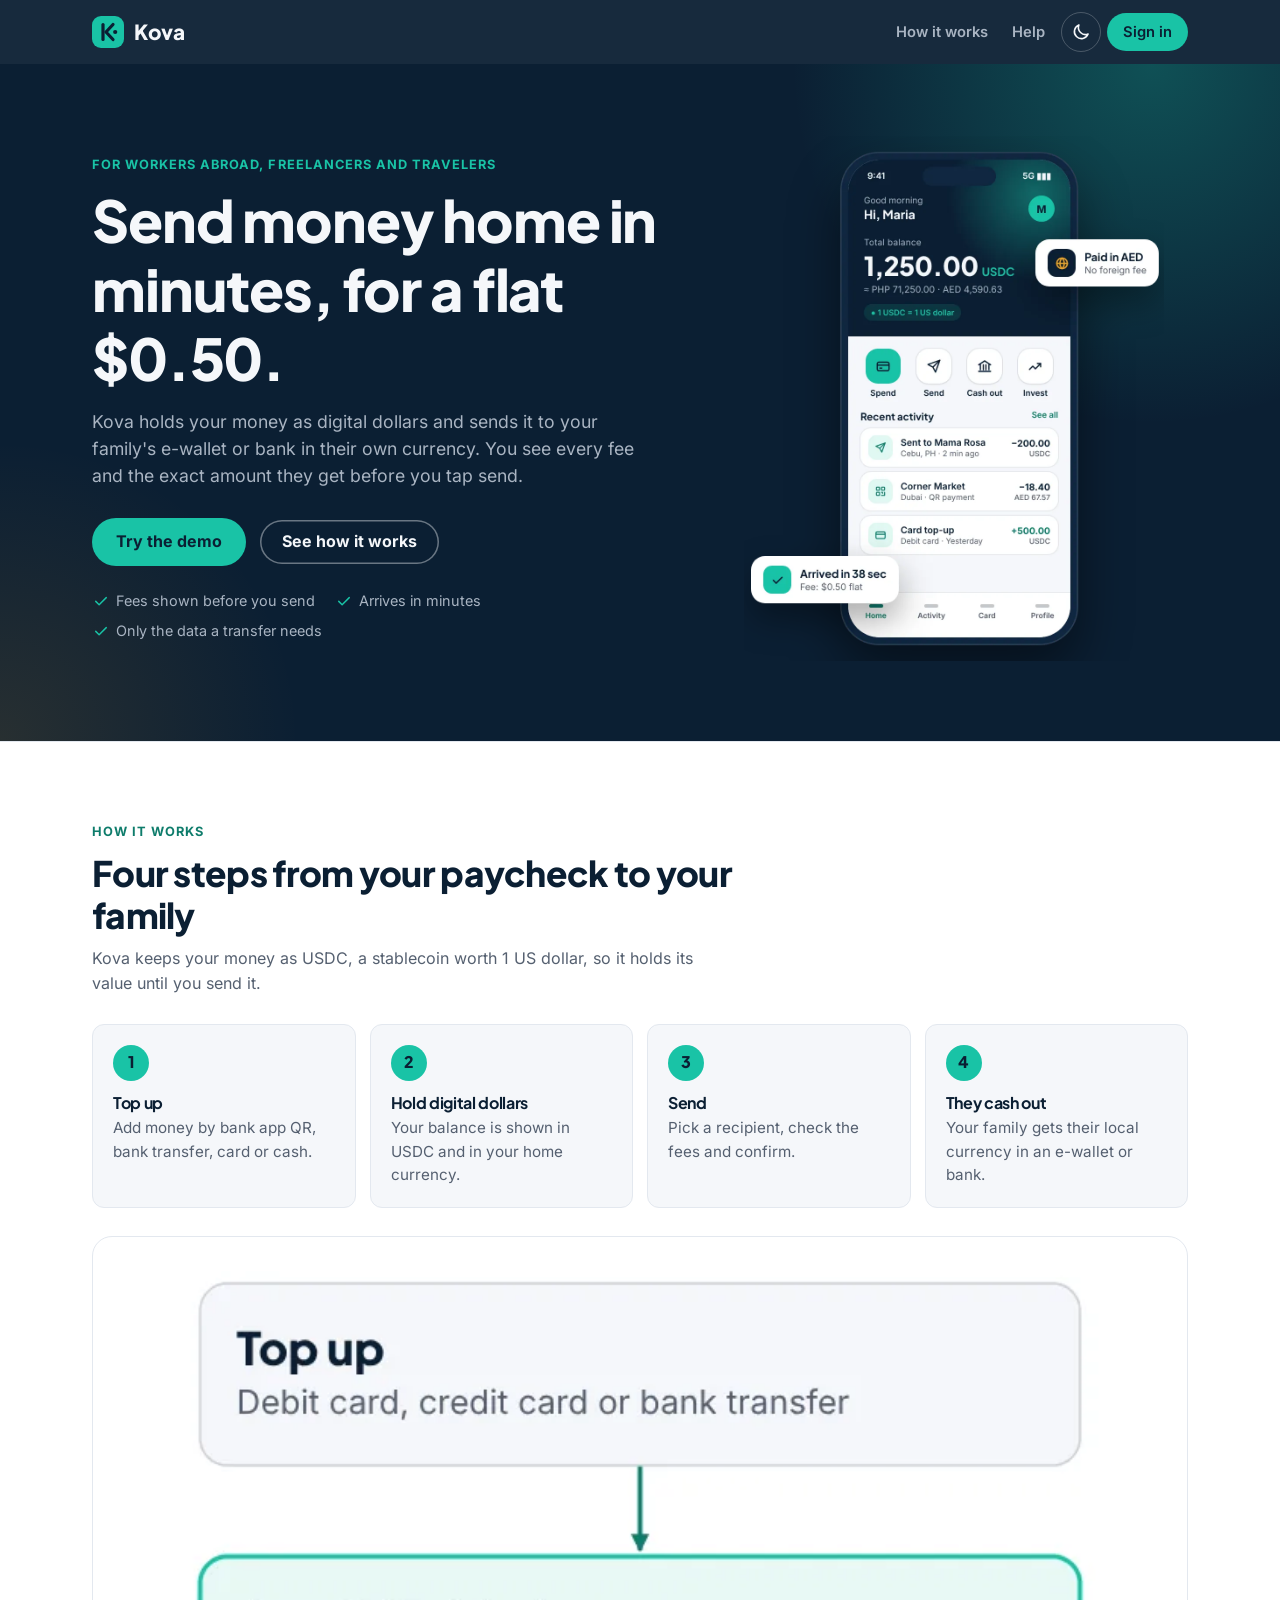
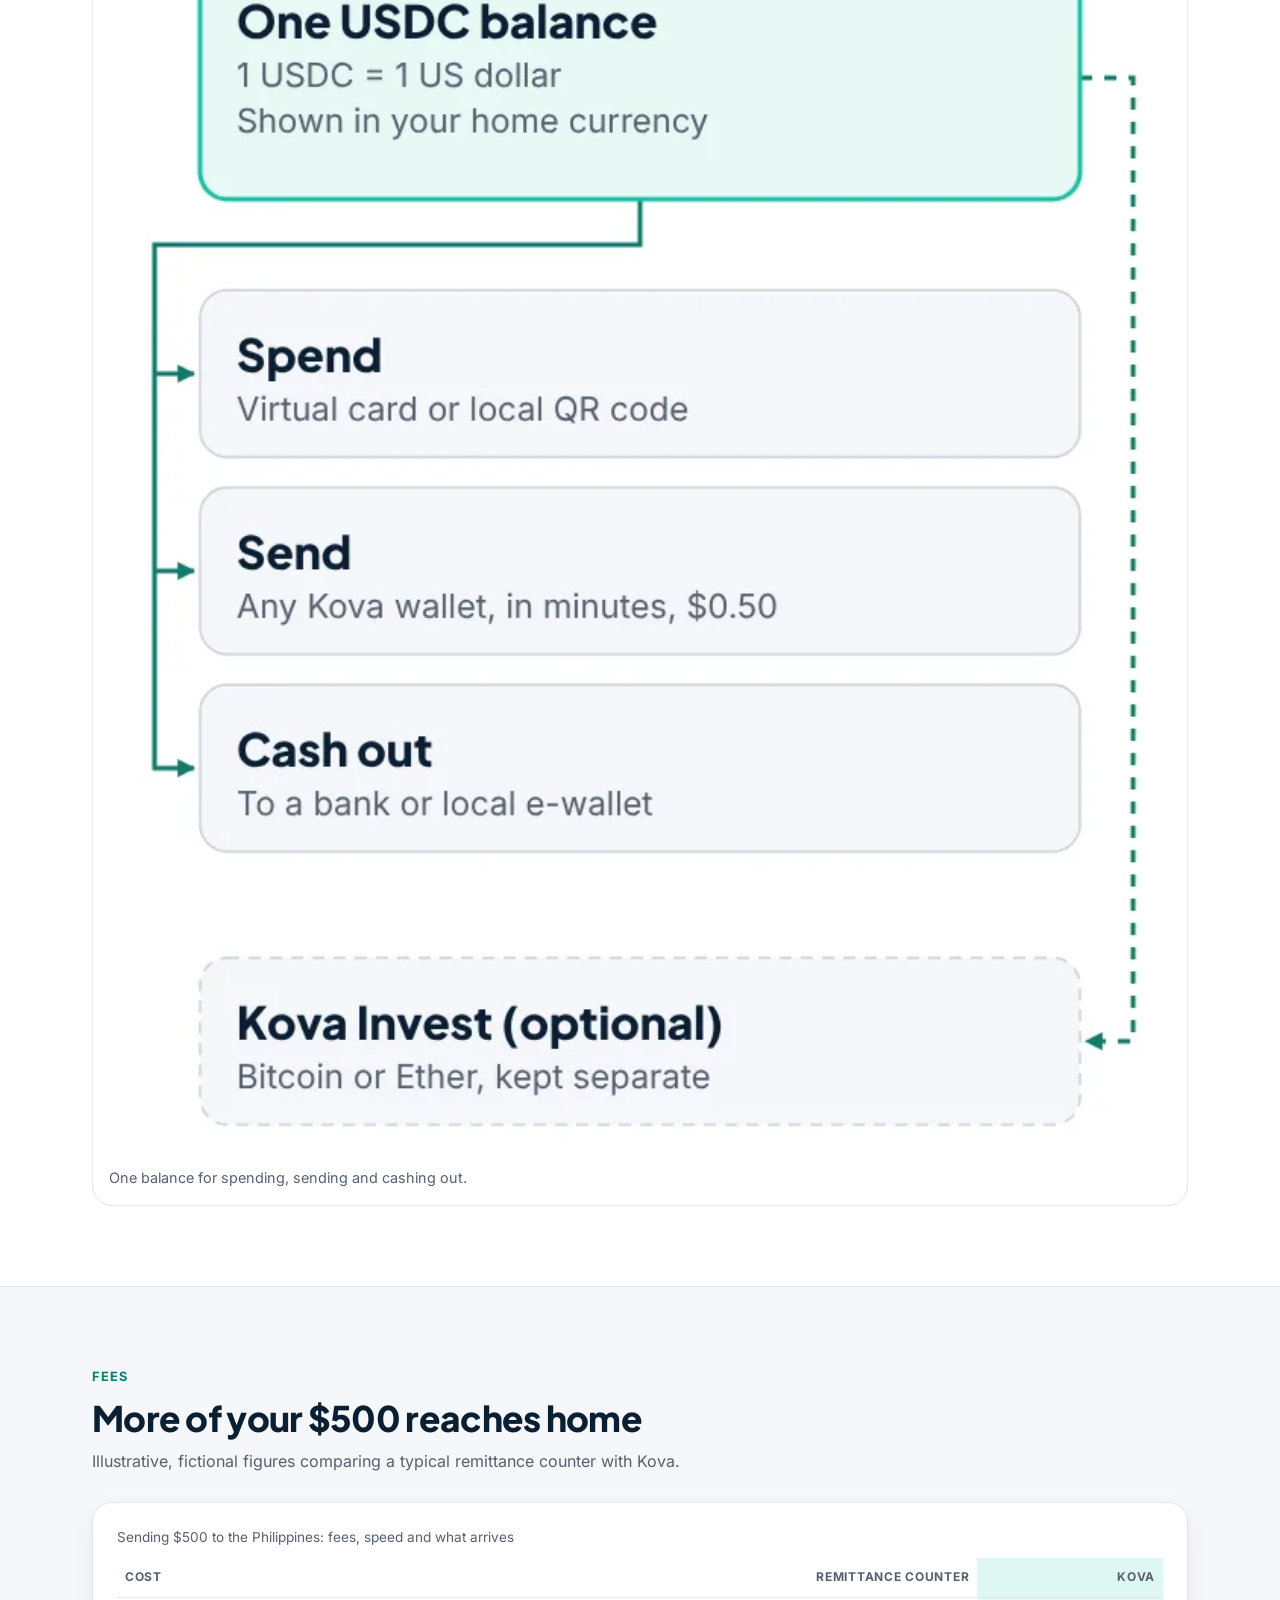
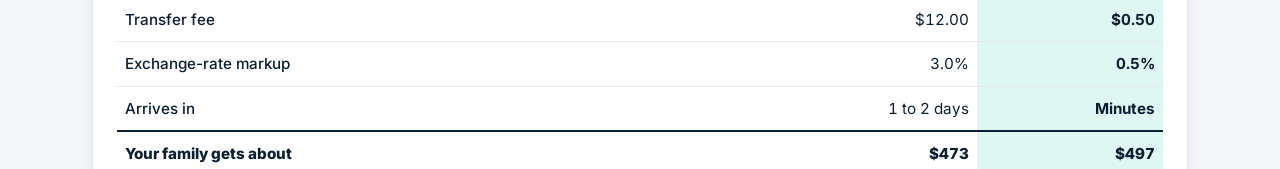
<file: index.html>
<!DOCTYPE html>
<html lang="en">
<head>
  <meta charset="utf-8">
  <meta name="viewport" content="width=device-width, initial-scale=1, viewport-fit=cover">
  <title>Kova Wallet | Send money home in minutes for a flat $0.50</title>
  <meta name="description" content="Kova Wallet is a fictional mobile web app that helps workers abroad, freelancers and travelers add money and send it home in minutes for a flat $0.50, with every fee shown before they send.">
  <meta name="author" content="Aleck Joaquin T. Abacan">
  <meta name="theme-color" content="#0B1F33">
  <link rel="icon" href="images/kova-logo.svg" type="image/svg+xml">
  <link rel="stylesheet" href="css/style.css">
  <script src="js/theme.js"></script>
</head>
<body data-page="landing">
  <a class="skip-link" href="#main">Skip to main content</a>

  <header class="site-header">
    <div class="container">
      <a class="brand" href="index.html">
        <img src="images/kova-logo.svg" alt="" width="32" height="32">
        <span>Kova<span class="visually-hidden"> Wallet home</span></span>
      </a>
      <nav class="site-nav" aria-label="Main">
        <ul>
          <li><a class="nav-wide" href="index.html#how">How it works</a></li>
          <li><a href="help.html">Help</a></li>
          <li><button class="theme-toggle" type="button" data-theme-toggle aria-pressed="false" title="Dark mode" data-js-only hidden><svg class="icon icon-moon" viewBox="0 0 24 24" aria-hidden="true"><path d="M20.5 14.5A8.5 8.5 0 0 1 9.5 3.5a8.5 8.5 0 1 0 11 11z"/></svg><svg class="icon icon-sun" viewBox="0 0 24 24" aria-hidden="true"><circle cx="12" cy="12" r="4"/><path d="M12 2.5v2M12 19.5v2M4.6 4.6 6 6M18 18l1.4 1.4M2.5 12h2M19.5 12h2M4.6 19.4 6 18M18 6l1.4-1.4"/></svg><span class="visually-hidden">Dark mode</span></button></li>
          <li><a class="nav-cta" href="sign-in.html">Sign in</a></li>
        </ul>
      </nav>
    </div>
  </header>

  <main id="main">
    <section class="hero" aria-labelledby="hero-title">
      <div class="container hero-inner">
        <div>
          <p class="eyebrow">For workers abroad, freelancers and travelers</p>
          <h1 id="hero-title">Send money home in minutes, for a flat $0.50.</h1>
          <p class="hero-lead">Kova holds your money as digital dollars and sends it to your family's e-wallet or bank in their own currency. You see every fee and the exact amount they get before you tap send.</p>
          <div class="hero-actions">
            <a class="btn btn-primary" href="sign-in.html">Try the demo</a>
            <a class="btn btn-ghost-dark" href="#how">See how it works</a>
          </div>
          <ul class="trust-list">
            <li><svg class="icon" viewBox="0 0 24 24" aria-hidden="true"><path d="m5 12.5 4.5 4.5L19 7.5"/></svg>Fees shown before you send</li>
            <li><svg class="icon" viewBox="0 0 24 24" aria-hidden="true"><path d="m5 12.5 4.5 4.5L19 7.5"/></svg>Arrives in minutes</li>
            <li><svg class="icon" viewBox="0 0 24 24" aria-hidden="true"><path d="m5 12.5 4.5 4.5L19 7.5"/></svg>Only the data a transfer needs</li>
          </ul>
        </div>
        <div class="hero-media">
          <img src="images/kova-app.webp" alt="Kova app on a phone showing a balance of 1,250.00 USDC, buttons to send and cash out, and a transfer to Mama Rosa that arrived in 38 seconds for a $0.50 fee" width="480" height="600">
        </div>
      </div>
    </section>

    <section class="section section-white" id="how" aria-labelledby="how-title">
      <div class="container">
        <div class="section-head">
          <p class="eyebrow">How it works</p>
          <h2 id="how-title">Four steps from your paycheck to your family</h2>
          <p>Kova keeps your money as USDC, a stablecoin worth 1 US dollar, so it holds its value until you send it.</p>
        </div>
        <ol class="steps-list">
          <li><h3>Top up</h3><p>Add money by bank app QR, bank transfer, card or cash.</p></li>
          <li><h3>Hold digital dollars</h3><p>Your balance is shown in USDC and in your home currency.</p></li>
          <li><h3>Send</h3><p>Pick a recipient, check the fees and confirm.</p></li>
          <li><h3>They cash out</h3><p>Your family gets their local currency in an e-wallet or bank.</p></li>
        </ol>
        <figure class="flow-figure">
          <picture>
            <source media="(max-width: 639px)" srcset="images/kova-flow-mobile.webp" width="700" height="990">
            <img src="images/kova-flow.webp" alt="Diagram: a card or bank top-up becomes one USDC balance, which can be spent, sent to any Kova wallet or cashed out to a bank or e-wallet" width="1100" height="440" loading="lazy">
          </picture>
          <figcaption>One balance for spending, sending and cashing out.</figcaption>
        </figure>
      </div>
    </section>

    <section class="section" id="fees" aria-labelledby="fees-title">
      <div class="container">
        <div class="section-head">
          <p class="eyebrow">Fees</p>
          <h2 id="fees-title">More of your $500 reaches home</h2>
          <p>Illustrative, fictional figures comparing a typical remittance counter with Kova.</p>
        </div>
        <div class="panel table-scroll">
          <table class="data-table compare">
            <caption>Sending $500 to the Philippines: fees, speed and what arrives</caption>
            <thead>
              <tr><th scope="col">Cost</th><th scope="col" class="num">Remittance counter</th><th scope="col" class="num kova">Kova</th></tr>
            </thead>
            <tbody>
              <tr><th scope="row">Transfer fee</th><td class="num">$12.00</td><td class="num kova">$0.50</td></tr>
              <tr><th scope="row">Exchange-rate markup</th><td class="num">3.0%</td><td class="num kova">0.5%</td></tr>
              <tr><th scope="row">Arrives in</th><td class="num">1 to 2 days</td><td class="num kova">Minutes</td></tr>
            </tbody>
            <tfoot>
              <tr class="row-total"><th scope="row">Your family gets about</th><td class="num">$473</td><td class="num kova">$497</td></tr>
            </tfoot>
          </table>
        </div>
      </div>
    </section>

    <section class="section section-white" aria-labelledby="why-title">
      <div class="container">
        <div class="section-head">
          <p class="eyebrow">Why Kova</p>
          <h2 id="why-title">Built for sending home every payday</h2>
        </div>
        <div class="feature-grid">
          <article class="feature">
            <svg class="icon" viewBox="0 0 24 24" aria-hidden="true"><path d="M2 12s3.6-7 10-7 10 7 10 7-3.6 7-10 7S2 12 2 12z"/><circle cx="12" cy="12" r="3"/></svg>
            <h3>The exact amount they get, up front</h3>
            <p>See every fee and what your family receives before you confirm. No surprises in the exchange rate.</p>
          </article>
          <article class="feature">
            <svg class="icon" viewBox="0 0 24 24" aria-hidden="true"><rect x="6.5" y="2.5" width="11" height="19" rx="2.5"/><path d="M11 18h2"/></svg>
            <h3>Straight to their e-wallet</h3>
            <p>Your family gets the money in their e-wallet within minutes, or in their bank within 1 business day, without queueing at a counter.</p>
          </article>
          <article class="feature">
            <svg class="icon" viewBox="0 0 24 24" aria-hidden="true"><path d="M12 3 4.5 6v5.5c0 4.5 3.2 8.2 7.5 9.5 4.3-1.3 7.5-5 7.5-9.5V6L12 3z"/><path d="m9 12 2 2 4-4"/></svg>
            <h3>Only the data a transfer needs</h3>
            <p>A name, a mobile number and an amount. Kova never asks for your home address or ID numbers.</p>
          </article>
        </div>
      </div>
    </section>

    <section class="section" aria-labelledby="cta-title">
      <div class="container">
        <div class="cta-band">
          <div>
            <h2 id="cta-title">Try sending money home</h2>
            <p>The demo account has a balance ready, so you can try a transfer in under a minute.</p>
          </div>
          <a class="btn btn-dark" href="sign-in.html">Try the demo</a>
        </div>
      </div>
    </section>
  </main>

  <footer class="site-footer">
    <div class="container">
      <ul class="footer-links">
        <li><a href="index.html">Home</a></li>
        <li><a href="sign-in.html">Sign in</a></li>
        <li><a href="help.html">Help</a></li>
        <li><a href="help.html#privacy">Privacy notice</a></li>
      </ul>
      <p><strong>Kova Wallet is a fictional prototype</strong> made by Aleck Joaquin T. Abacan for FINT109 Mobile Web App Development (FINT109-CON05, 1Q26). No real money moves, and all names, balances and rates are made up.</p>
    </div>
  </footer>

  <script src="js/app.js"></script>
</body>
</html>
</file>
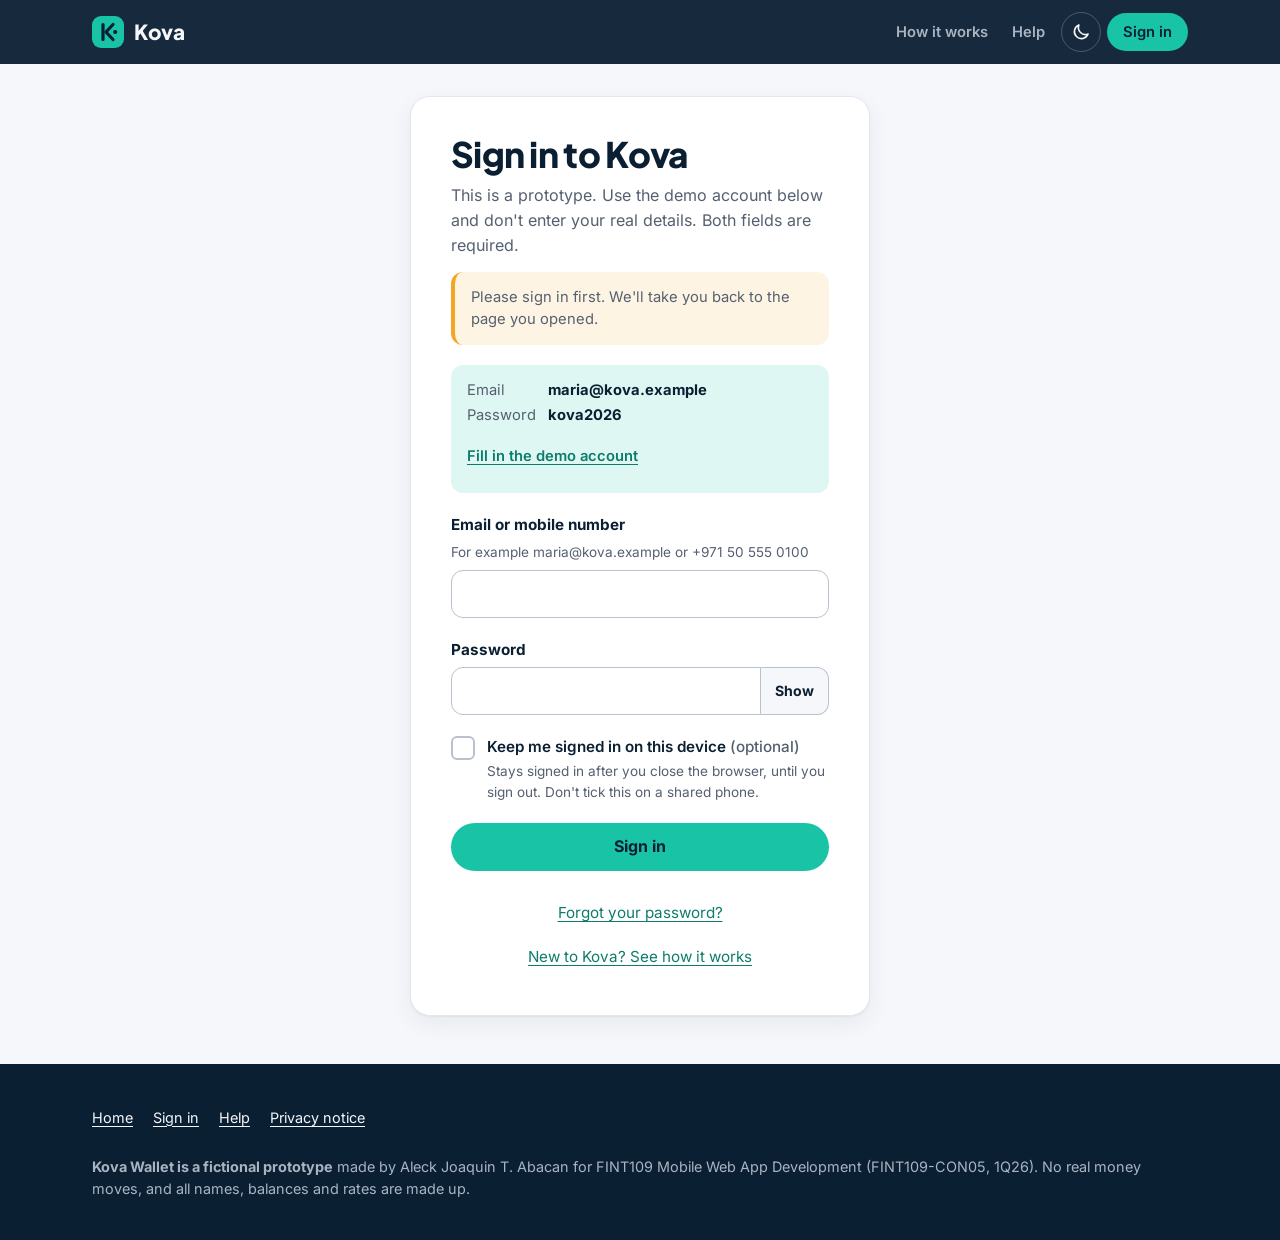
<file: activity.html>
<!DOCTYPE html>
<html lang="en">
<head>
  <meta charset="utf-8">
  <meta name="viewport" content="width=device-width, initial-scale=1, viewport-fit=cover">
  <title>Activity | Kova Wallet</title>
  <meta name="description" content="All your Kova Wallet transactions in one table, with filters by type and month.">
  <meta name="author" content="Aleck Joaquin T. Abacan">
  <meta name="theme-color" content="#0B1F33">
  <link rel="icon" href="images/kova-logo.svg" type="image/svg+xml">
  <link rel="stylesheet" href="css/style.css">
  <script src="js/guard.js"></script>
  <script src="js/theme.js"></script>
</head>
<body data-page="activity">
  <a class="skip-link" href="#main">Skip to main content</a>

  <div class="app-shell">
    <header class="app-header">
      <a class="brand" href="dashboard.html">
        <img src="images/kova-logo.svg" alt="" width="32" height="32">
        <span>Kova<span class="visually-hidden">, go to your dashboard</span></span>
      </a>
      <p class="prototype-badge">Prototype</p>
      <button class="theme-toggle" type="button" data-theme-toggle aria-pressed="false" title="Dark mode" data-js-only hidden><svg class="icon icon-moon" viewBox="0 0 24 24" aria-hidden="true"><path d="M20.5 14.5A8.5 8.5 0 0 1 9.5 3.5a8.5 8.5 0 1 0 11 11z"/></svg><svg class="icon icon-sun" viewBox="0 0 24 24" aria-hidden="true"><circle cx="12" cy="12" r="4"/><path d="M12 2.5v2M12 19.5v2M4.6 4.6 6 6M18 18l1.4 1.4M2.5 12h2M19.5 12h2M4.6 19.4 6 18M18 6l1.4-1.4"/></svg><span class="visually-hidden">Dark mode</span></button>
      <a class="sign-out" href="index.html" data-sign-out>Sign out</a>
      <span class="avatar" aria-hidden="true">M</span>
    </header>

    <nav class="app-nav" aria-label="App">
      <ul>
        <li><a href="dashboard.html"><svg class="icon" viewBox="0 0 24 24" aria-hidden="true"><path d="M3 11.5 12 4l9 7.5"/><path d="M5.5 10v9.5h13V10"/><path d="M10 19.5v-5h4v5"/></svg><span>Home</span></a></li>
        <li><a href="top-up.html"><svg class="icon" viewBox="0 0 24 24" aria-hidden="true"><circle cx="12" cy="12" r="9"/><path d="M12 8v8M8 12h8"/></svg><span>Add money</span></a></li>
        <li><a href="send.html"><svg class="icon" viewBox="0 0 24 24" aria-hidden="true"><path d="M21 3 10.5 13.5"/><path d="M21 3l-6.5 18-4-7.5L3 9.5 21 3z"/></svg><span>Send</span></a></li>
        <li><a href="activity.html" aria-current="page"><svg class="icon" viewBox="0 0 24 24" aria-hidden="true"><path d="M8 6h12M8 12h12M8 18h12"/><circle cx="4" cy="6" r="1"/><circle cx="4" cy="12" r="1"/><circle cx="4" cy="18" r="1"/></svg><span>Activity</span></a></li>
        <li><a href="help.html"><svg class="icon" viewBox="0 0 24 24" aria-hidden="true"><circle cx="12" cy="12" r="9"/><path d="M9.6 9.2a2.5 2.5 0 0 1 4.8 1c0 1.7-2.4 2.2-2.4 3.6"/><path d="M12 17.2h.01"/></svg><span>Help</span></a></li>
      </ul>
    </nav>

    <main id="main" class="app-main">
      <div class="page-head">
        <h1>Activity</h1>
        <p>Every transfer, payment and top-up on your account.</p>
      </div>

      <section class="panel" aria-labelledby="history-title">
        <h2 id="history-title" class="visually-hidden">Transaction history</h2>
        <form class="filters" id="filters" data-js-only hidden>
          <fieldset class="filter-chips">
            <legend>Show</legend>
            <button type="button" class="chip chip-plain" data-filter="all" aria-pressed="true">All</button>
            <button type="button" class="chip chip-plain" data-filter="sent" aria-pressed="false">Sent</button>
            <button type="button" class="chip chip-plain" data-filter="received" aria-pressed="false">Received</button>
            <button type="button" class="chip chip-plain" data-filter="payment" aria-pressed="false">Payments</button>
            <button type="button" class="chip chip-plain" data-filter="topup" aria-pressed="false">Top-ups</button>
          </fieldset>
          <div class="field">
            <label for="month">Month</label>
            <select class="select" id="month">
              <option value="all">All months</option>
              <option value="2026-10" selected>October 2026</option>
              <option value="2026-09">September 2026</option>
            </select>
          </div>
        </form>

        <p class="visually-hidden" id="results-count" aria-live="polite"></p>
        <p class="table-hint" data-js-only hidden>Tap a transaction to see its receipt and reference number.</p>

        <div class="table-scroll">
          <table class="data-table stack-table" id="activity-table">
            <caption id="activity-caption">All transactions (fictional)</caption>
            <thead>
              <tr>
                <th scope="col">Description</th>
                <th scope="col">Date</th>
                <th scope="col">Type</th>
                <th scope="col" class="num">Amount (USDC)</th>
                <th scope="col" class="num">Local amount</th>
                <th scope="col">Status</th>
              </tr>
            </thead>
            <tbody id="activity-body">
              <tr data-type="sent" data-month="2026-10" data-ref="KV-20261023-3307">
                <th scope="row">Sent to Mama Rosa</th>
                <td class="col-date"><time datetime="2026-10-23">23 Oct 2026</time></td>
                <td class="col-type">Sent</td>
                <td class="col-amount num">&minus;200.00</td>
                <td class="col-local num">PHP 11,314.50</td>
                <td class="col-status"><span class="status pending">Scheduled</span></td>
              </tr>
              <tr data-type="sent" data-month="2026-10" data-ref="KV-20261008-5530">
                <th scope="row">Sent to Mama Rosa</th>
                <td class="col-date"><time datetime="2026-10-08">8 Oct 2026</time></td>
                <td class="col-type">Sent</td>
                <td class="col-amount num">&minus;200.00</td>
                <td class="col-local num">PHP 11,314.50</td>
                <td class="col-status"><span class="status">Done</span></td>
              </tr>
              <tr data-type="payment" data-month="2026-10" data-ref="KVP-20261008-2214">
                <th scope="row">Corner Market, Dubai</th>
                <td class="col-date"><time datetime="2026-10-08">8 Oct 2026</time></td>
                <td class="col-type">Payment</td>
                <td class="col-amount num">&minus;18.50</td>
                <td class="col-local num">AED 67.57</td>
                <td class="col-status"><span class="status">Done</span></td>
              </tr>
              <tr data-type="topup" data-month="2026-10" data-ref="KVT-261007-318">
                <th scope="row">Card top-up</th>
                <td class="col-date"><time datetime="2026-10-07">7 Oct 2026</time></td>
                <td class="col-type">Top-up</td>
                <td class="col-amount num amount-in">+500.00</td>
                <td class="col-local num">USDC</td>
                <td class="col-status"><span class="status">Done</span></td>
              </tr>
              <tr data-type="payment" data-month="2026-10" data-ref="KVP-20261007-0961">
                <th scope="row">Metro card reload, Dubai</th>
                <td class="col-date"><time datetime="2026-10-07">7 Oct 2026</time></td>
                <td class="col-type">Payment</td>
                <td class="col-amount num">&minus;13.69</td>
                <td class="col-local num">AED 50.00</td>
                <td class="col-status"><span class="status">Done</span></td>
              </tr>
              <tr data-type="received" data-month="2026-10" data-ref="KVR-20261006-7745">
                <th scope="row">Received from Arjun</th>
                <td class="col-date"><time datetime="2026-10-06">6 Oct 2026</time></td>
                <td class="col-type">Received</td>
                <td class="col-amount num amount-in">+75.00</td>
                <td class="col-local num">USDC</td>
                <td class="col-status"><span class="status">Done</span></td>
              </tr>
              <tr data-type="sent" data-month="2026-10" data-ref="KV-20261002-1408">
                <th scope="row">Sent to Mama Rosa</th>
                <td class="col-date"><time datetime="2026-10-02">2 Oct 2026</time></td>
                <td class="col-type">Sent</td>
                <td class="col-amount num">&minus;200.00</td>
                <td class="col-local num">PHP 11,314.50</td>
                <td class="col-status"><span class="status">Done</span></td>
              </tr>
              <tr data-type="topup" data-month="2026-09" data-ref="KVT-260930-552">
                <th scope="row">Salary top-up</th>
                <td class="col-date"><time datetime="2026-09-30">30 Sep 2026</time></td>
                <td class="col-type">Top-up</td>
                <td class="col-amount num amount-in">+1,000.00</td>
                <td class="col-local num">USDC</td>
                <td class="col-status"><span class="status">Done</span></td>
              </tr>
              <tr data-type="sent" data-month="2026-09" data-ref="KV-20260924-8862">
                <th scope="row">Sent to Mama Rosa</th>
                <td class="col-date"><time datetime="2026-09-24">24 Sep 2026</time></td>
                <td class="col-type">Sent</td>
                <td class="col-amount num">&minus;200.00</td>
                <td class="col-local num">PHP 11,314.50</td>
                <td class="col-status"><span class="status">Done</span></td>
              </tr>
              <tr data-type="payment" data-month="2026-09" data-ref="KVP-20260918-4410">
                <th scope="row">Night market, Bangkok</th>
                <td class="col-date"><time datetime="2026-09-18">18 Sep 2026</time></td>
                <td class="col-type">Payment</td>
                <td class="col-amount num">&minus;11.79</td>
                <td class="col-local num">THB 420.00</td>
                <td class="col-status"><span class="status">Done</span></td>
              </tr>
            </tbody>
            <tfoot>
              <tr>
                <th scope="row" colspan="3">Net change</th>
                <td class="num" id="net-total">+731.02</td>
                <td colspan="2"></td>
              </tr>
            </tfoot>
          </table>
        </div>
        <p class="empty-state" id="empty-state" hidden>No transactions match these filters.</p>
      </section>

      <dialog class="receipt" id="receipt" aria-labelledby="receipt-title">
        <div class="receipt-head">
          <div>
            <p class="receipt-kicker" id="receipt-kicker">Receipt</p>
            <h2 id="receipt-title" tabindex="-1">Transaction</h2>
          </div>
          <button class="icon-button" type="button" id="receipt-close"><svg class="icon" viewBox="0 0 24 24" aria-hidden="true"><path d="M6 6l12 12M18 6 6 18"/></svg><span class="visually-hidden">Close receipt</span></button>
        </div>
        <p class="receipt-amount"><span id="receipt-amount"></span> <span class="status" id="receipt-status">Done</span></p>
        <dl class="summary-list" id="receipt-list"></dl>
        <div class="receipt-ref">
          <p class="receipt-ref-label">Reference</p>
          <p class="receipt-ref-row"><span class="reference" id="receipt-ref">KV-00000000-0000</span> <button class="copy-button" type="button" data-copy="receipt-ref"><svg class="icon" viewBox="0 0 24 24" aria-hidden="true"><rect x="8.5" y="8.5" width="11" height="11" rx="2"/><path d="M15.5 8.5V6a1.5 1.5 0 0 0-1.5-1.5H6A1.5 1.5 0 0 0 4.5 6v8A1.5 1.5 0 0 0 6 15.5h2.5"/></svg><span>Copy</span><span class="visually-hidden"> reference</span></button></p>
        </div>
        <div class="receipt-actions">
          <a class="btn btn-primary" id="receipt-continue" href="top-up.html" hidden>Show the payment details</a>
          <button class="btn btn-danger-outline" type="button" id="receipt-cancel" aria-controls="receipt-confirm" aria-expanded="false" hidden>Cancel transfer</button>
        </div>
        <div class="confirm-box" id="receipt-confirm" hidden>
          <p id="receipt-confirm-text">Cancel this transfer?</p>
          <div class="confirm-actions">
            <button class="btn btn-danger" type="button" id="receipt-confirm-yes">Yes, cancel</button>
            <button class="btn btn-secondary" type="button" id="receipt-confirm-no">Keep it</button>
          </div>
        </div>
        <p class="sample-note">Fictional receipt. No real money moved.</p>
      </dialog>
    </main>

    <footer class="app-footer">
      <p><strong>Kova Wallet is a fictional prototype</strong> for FINT109 Mobile Web App Development. No real money moves.</p>
      <p><a href="help.html#privacy">Privacy notice</a> &middot; <a href="help.html#contact">Contact support</a></p>
    </footer>
  </div>

  <script src="js/app.js"></script>
</body>
</html>
</file>
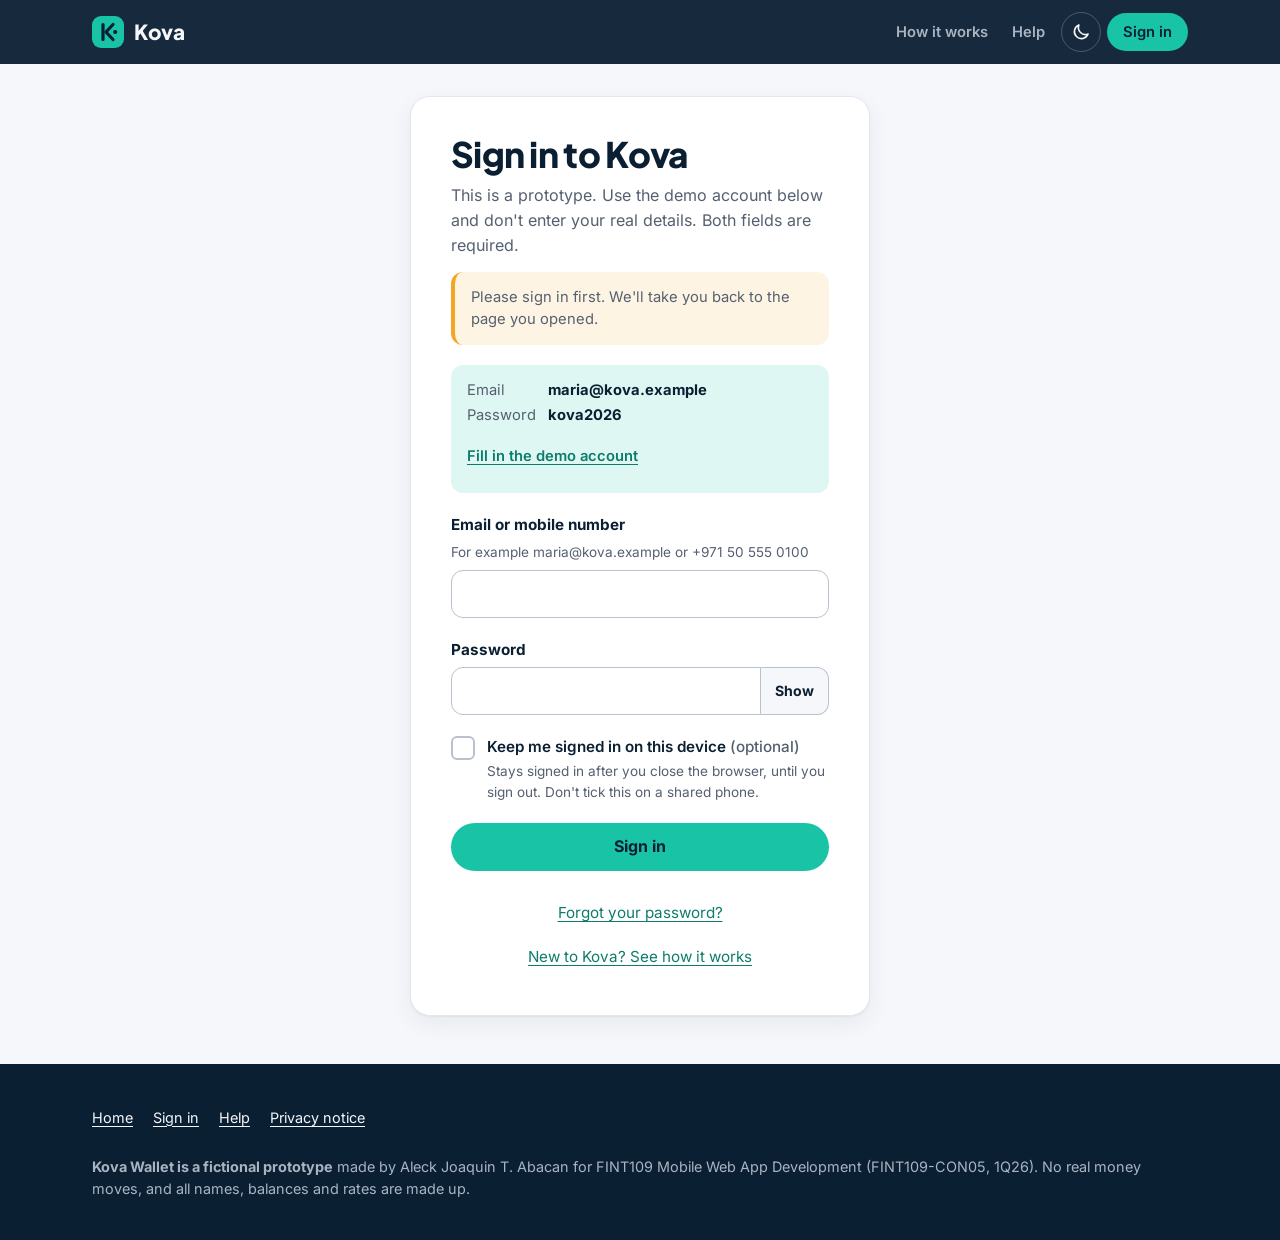
<file: confirm.html>
<!DOCTYPE html>
<html lang="en">
<head>
  <meta charset="utf-8">
  <meta name="viewport" content="width=device-width, initial-scale=1, viewport-fit=cover">
  <title>Review your transfer | Kova Wallet</title>
  <meta name="description" content="Review the details and fees of your Kova transfer, then confirm it.">
  <meta name="author" content="Aleck Joaquin T. Abacan">
  <meta name="theme-color" content="#0B1F33">
  <link rel="icon" href="images/kova-logo.svg" type="image/svg+xml">
  <link rel="stylesheet" href="css/style.css">
  <script src="js/guard.js"></script>
  <script src="js/theme.js"></script>
</head>
<body data-page="confirm">
  <a class="skip-link" href="#main">Skip to main content</a>

  <div class="app-shell">
    <header class="app-header">
      <a class="brand" href="dashboard.html">
        <img src="images/kova-logo.svg" alt="" width="32" height="32">
        <span>Kova<span class="visually-hidden">, go to your dashboard</span></span>
      </a>
      <p class="prototype-badge">Prototype</p>
      <button class="theme-toggle" type="button" data-theme-toggle aria-pressed="false" title="Dark mode" data-js-only hidden><svg class="icon icon-moon" viewBox="0 0 24 24" aria-hidden="true"><path d="M20.5 14.5A8.5 8.5 0 0 1 9.5 3.5a8.5 8.5 0 1 0 11 11z"/></svg><svg class="icon icon-sun" viewBox="0 0 24 24" aria-hidden="true"><circle cx="12" cy="12" r="4"/><path d="M12 2.5v2M12 19.5v2M4.6 4.6 6 6M18 18l1.4 1.4M2.5 12h2M19.5 12h2M4.6 19.4 6 18M18 6l1.4-1.4"/></svg><span class="visually-hidden">Dark mode</span></button>
      <a class="sign-out" href="index.html" data-sign-out>Sign out</a>
      <span class="avatar" aria-hidden="true">M</span>
    </header>

    <nav class="app-nav" aria-label="App">
      <ul>
        <li><a href="dashboard.html"><svg class="icon" viewBox="0 0 24 24" aria-hidden="true"><path d="M3 11.5 12 4l9 7.5"/><path d="M5.5 10v9.5h13V10"/><path d="M10 19.5v-5h4v5"/></svg><span>Home</span></a></li>
        <li><a href="top-up.html"><svg class="icon" viewBox="0 0 24 24" aria-hidden="true"><circle cx="12" cy="12" r="9"/><path d="M12 8v8M8 12h8"/></svg><span>Add money</span></a></li>
        <li><a href="send.html" aria-current="true"><svg class="icon" viewBox="0 0 24 24" aria-hidden="true"><path d="M21 3 10.5 13.5"/><path d="M21 3l-6.5 18-4-7.5L3 9.5 21 3z"/></svg><span>Send</span></a></li>
        <li><a href="activity.html"><svg class="icon" viewBox="0 0 24 24" aria-hidden="true"><path d="M8 6h12M8 12h12M8 18h12"/><circle cx="4" cy="6" r="1"/><circle cx="4" cy="12" r="1"/><circle cx="4" cy="18" r="1"/></svg><span>Activity</span></a></li>
        <li><a href="help.html"><svg class="icon" viewBox="0 0 24 24" aria-hidden="true"><circle cx="12" cy="12" r="9"/><path d="M9.6 9.2a2.5 2.5 0 0 1 4.8 1c0 1.7-2.4 2.2-2.4 3.6"/><path d="M12 17.2h.01"/></svg><span>Help</span></a></li>
      </ul>
    </nav>

    <main id="main" class="app-main">
      <div class="page-head" id="review-head">
        <ol class="progress" aria-label="Transfer progress">
          <li class="done"><span>1</span>Details</li>
          <li aria-current="step"><span>2</span>Review</li>
          <li><span>3</span>Done</li>
        </ol>
        <h1>Review your transfer</h1>
        <p>Check everything below. Nothing is sent until you confirm.</p>
      </div>

      <div class="send-layout">
        <section class="panel" id="review-panel" aria-labelledby="summary-title">
          <h2 id="summary-title" class="visually-hidden">Transfer summary</h2>
          <dl class="summary-list">
            <div><dt>To</dt><dd id="s-name">Mama Rosa Santos</dd></div>
            <div><dt>Mobile</dt><dd id="s-mobile">+63 917 555 0142</dd></div>
            <div id="s-email-row" hidden><dt>Email receipt</dt><dd id="s-email"></dd></div>
            <div><dt>Delivery</dt><dd id="s-delivery">E-wallet, within 5 minutes</dd></div>
            <div><dt>Send on</dt><dd id="s-date">Today</dd></div>
            <div><dt>You send</dt><dd id="s-amount">200.00 USDC</dd></div>
            <div><dt>Fees</dt><dd id="s-fees">1.50 USDC</dd></div>
            <div><dt>Exchange rate</dt><dd id="s-rate">1 USDC = 57.00 PHP</dd></div>
            <div class="summary-total"><dt>They receive</dt><dd id="s-receive">PHP 11,314.50</dd></div>
          </dl>
          <div class="review-actions">
            <a class="btn btn-primary" href="#done" id="confirm-button">Confirm and send</a>
            <a class="btn btn-secondary" href="send.html" id="edit-button">Edit details</a>
          </div>
          <p class="sample-note" id="sample-note">Showing a sample transfer. Fill in the Send money form to see your own details here.</p>
        </section>

        <aside class="panel sticky-side" aria-labelledby="before-title">
          <h2 id="before-title">Before you confirm</h2>
          <ul class="never-list tip-list">
            <li><svg class="icon" viewBox="0 0 24 24" aria-hidden="true"><path d="m5 12.5 4.5 4.5L19 7.5"/></svg><span>Make sure the mobile number is right. Money sent to the wrong number can be hard to get back.</span></li>
            <li><svg class="icon" viewBox="0 0 24 24" aria-hidden="true"><circle cx="12" cy="12" r="9"/><path d="M12 7v5l3 2"/></svg><span>You can edit until you tap Confirm. A scheduled transfer can still be cancelled in Activity until its send date.</span></li>
            <li><svg class="icon" viewBox="0 0 24 24" aria-hidden="true"><circle cx="12" cy="12" r="9"/><path d="M9.6 9.2a2.5 2.5 0 0 1 4.8 1c0 1.7-2.4 2.2-2.4 3.6"/><path d="M12 17.2h.01"/></svg><span>Not sure about something? <a href="help.html">Visit Help</a>.</span></li>
          </ul>
        </aside>
      </div>

      <section class="panel empty-panel" id="no-transfer" tabindex="-1" aria-labelledby="no-transfer-title" hidden>
        <div class="done-icon is-pending"><svg class="icon" viewBox="0 0 24 24" aria-hidden="true"><path d="M21 3 10.5 13.5"/><path d="M21 3l-6.5 18-4-7.5L3 9.5 21 3z"/></svg></div>
        <h2 id="no-transfer-title">There's no transfer to review</h2>
        <p>Your last transfer has already been sent, or you haven't started a new one. Nothing was sent from this page.</p>
        <div class="done-actions">
          <a class="btn btn-primary" href="send.html">Go to Send money</a>
          <a class="btn btn-secondary" href="activity.html">View Activity</a>
        </div>
      </section>

      <section class="panel done-panel" id="done" tabindex="-1" aria-labelledby="done-title">
        <div class="done-icon"><svg class="icon" viewBox="0 0 24 24" aria-hidden="true"><path d="m5 12.5 4.5 4.5L19 7.5"/></svg></div>
        <h2 id="done-title">Money sent</h2>
        <p id="done-message">Mama Rosa Santos will receive PHP 11,314.50 within 5 minutes. We've texted her to let her know.</p>
        <p class="reference" id="done-reference">KV-20261009-0042</p>
        <p>You can find this reference and the full receipt in Activity at any time.</p>
        <div class="done-actions">
          <a class="btn btn-primary" href="activity.html" id="done-activity">View receipt in Activity</a>
          <a class="btn btn-secondary" href="dashboard.html">Back to Home</a>
        </div>
      </section>
    </main>

    <footer class="app-footer">
      <p><strong>Kova Wallet is a fictional prototype</strong> for FINT109 Mobile Web App Development. No real money moves.</p>
      <p><a href="help.html#privacy">Privacy notice</a> &middot; <a href="help.html#contact">Contact support</a></p>
    </footer>
  </div>

  <script src="js/app.js"></script>
</body>
</html>
</file>
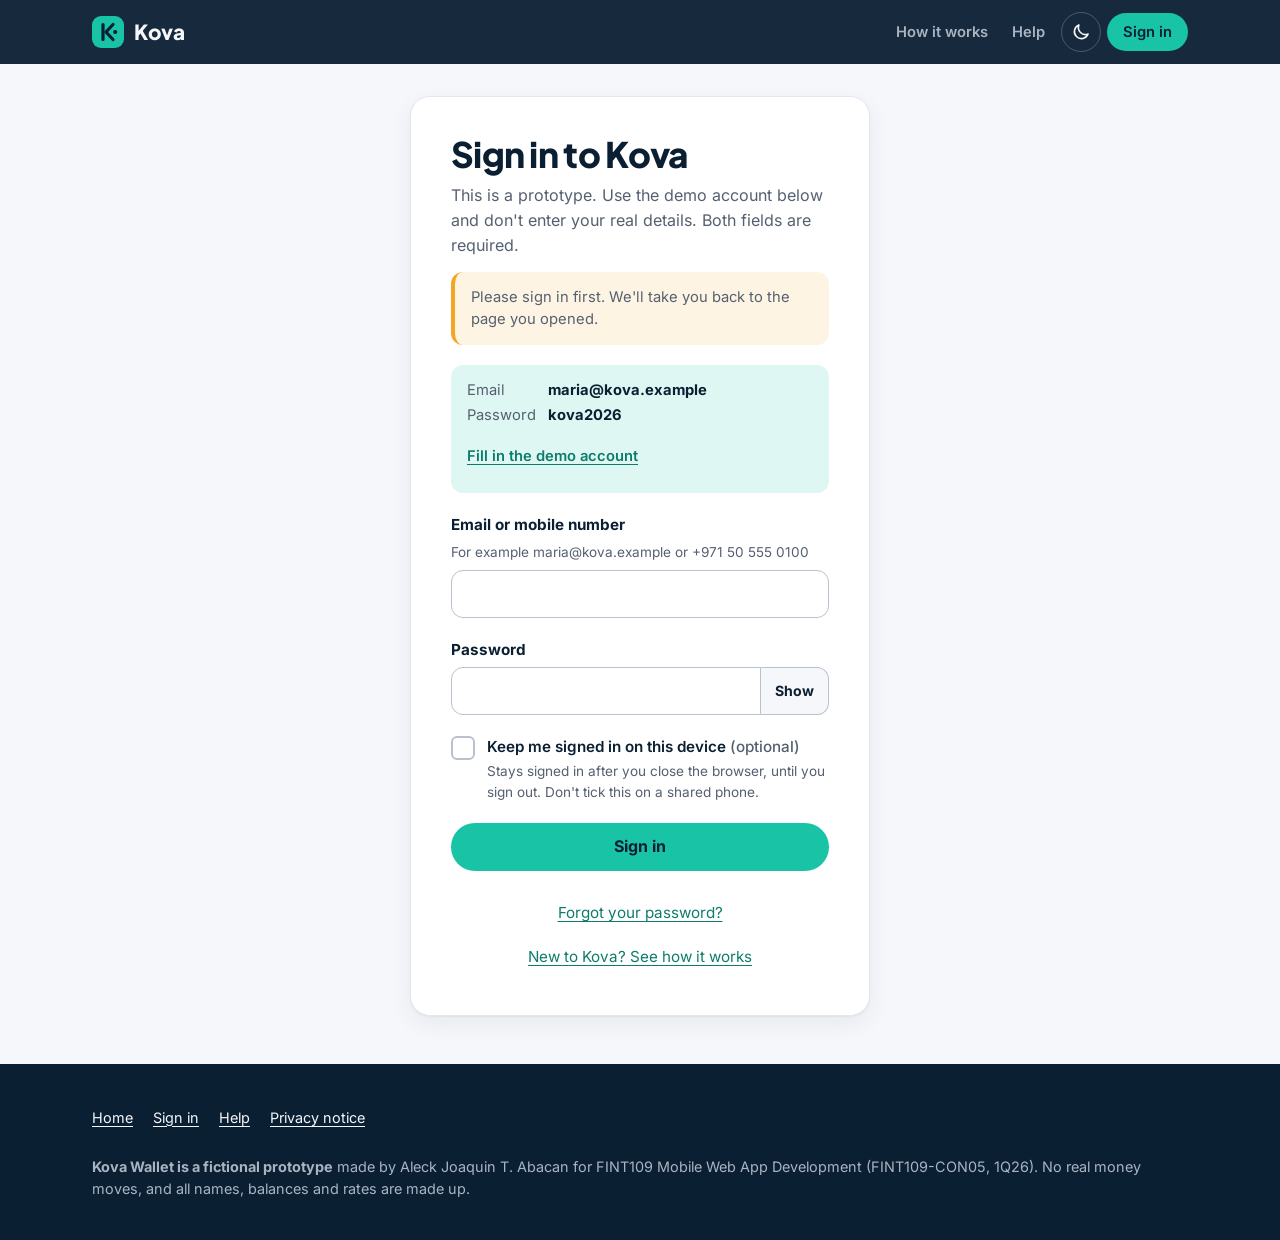
<file: dashboard.html>
<!DOCTYPE html>
<html lang="en">
<head>
  <meta charset="utf-8">
  <meta name="viewport" content="width=device-width, initial-scale=1, viewport-fit=cover">
  <title>Home | Kova Wallet</title>
  <meta name="description" content="Your Kova Wallet balance, quick actions and recent activity.">
  <meta name="author" content="Aleck Joaquin T. Abacan">
  <meta name="theme-color" content="#0B1F33">
  <link rel="icon" href="images/kova-logo.svg" type="image/svg+xml">
  <link rel="stylesheet" href="css/style.css">
  <script src="js/guard.js"></script>
  <script src="js/theme.js"></script>
</head>
<body data-page="dashboard">
  <a class="skip-link" href="#main">Skip to main content</a>

  <div class="app-shell">
    <header class="app-header">
      <a class="brand" href="dashboard.html">
        <img src="images/kova-logo.svg" alt="" width="32" height="32">
        <span>Kova<span class="visually-hidden">, go to your dashboard</span></span>
      </a>
      <p class="prototype-badge">Prototype</p>
      <button class="theme-toggle" type="button" data-theme-toggle aria-pressed="false" title="Dark mode" data-js-only hidden><svg class="icon icon-moon" viewBox="0 0 24 24" aria-hidden="true"><path d="M20.5 14.5A8.5 8.5 0 0 1 9.5 3.5a8.5 8.5 0 1 0 11 11z"/></svg><svg class="icon icon-sun" viewBox="0 0 24 24" aria-hidden="true"><circle cx="12" cy="12" r="4"/><path d="M12 2.5v2M12 19.5v2M4.6 4.6 6 6M18 18l1.4 1.4M2.5 12h2M19.5 12h2M4.6 19.4 6 18M18 6l1.4-1.4"/></svg><span class="visually-hidden">Dark mode</span></button>
      <a class="sign-out" href="index.html" data-sign-out>Sign out</a>
      <span class="avatar" aria-hidden="true">M</span>
    </header>

    <nav class="app-nav" aria-label="App">
      <ul>
        <li><a href="dashboard.html" aria-current="page"><svg class="icon" viewBox="0 0 24 24" aria-hidden="true"><path d="M3 11.5 12 4l9 7.5"/><path d="M5.5 10v9.5h13V10"/><path d="M10 19.5v-5h4v5"/></svg><span>Home</span></a></li>
        <li><a href="top-up.html"><svg class="icon" viewBox="0 0 24 24" aria-hidden="true"><circle cx="12" cy="12" r="9"/><path d="M12 8v8M8 12h8"/></svg><span>Add money</span></a></li>
        <li><a href="send.html"><svg class="icon" viewBox="0 0 24 24" aria-hidden="true"><path d="M21 3 10.5 13.5"/><path d="M21 3l-6.5 18-4-7.5L3 9.5 21 3z"/></svg><span>Send</span></a></li>
        <li><a href="activity.html"><svg class="icon" viewBox="0 0 24 24" aria-hidden="true"><path d="M8 6h12M8 12h12M8 18h12"/><circle cx="4" cy="6" r="1"/><circle cx="4" cy="12" r="1"/><circle cx="4" cy="18" r="1"/></svg><span>Activity</span></a></li>
        <li><a href="help.html"><svg class="icon" viewBox="0 0 24 24" aria-hidden="true"><circle cx="12" cy="12" r="9"/><path d="M9.6 9.2a2.5 2.5 0 0 1 4.8 1c0 1.7-2.4 2.2-2.4 3.6"/><path d="M12 17.2h.01"/></svg><span>Help</span></a></li>
      </ul>
    </nav>

    <main id="main" class="app-main">
      <div class="page-head">
        <p id="greeting">Welcome back</p>
        <h1>Hi, Maria</h1>
      </div>

      <div class="dash-grid">
        <section class="balance-card dash-balance" id="balance-card" aria-labelledby="balance-title">
          <div class="balance-top">
            <h2 class="balance-label" id="balance-title">Total balance</h2>
            <button class="balance-toggle" type="button" id="balance-toggle" aria-controls="balance-card" data-js-only hidden><svg class="icon" viewBox="0 0 24 24" aria-hidden="true"><path d="M2 12s3.6-7 10-7 10 7 10 7-3.6 7-10 7S2 12 2 12z"/><circle cx="12" cy="12" r="3"/></svg><span>Hide</span><span class="visually-hidden"> balance</span></button>
          </div>
          <p class="balance-amount balance-value"><span id="balance-usdc">1,250.00</span> <small>USDC</small></p>
          <p class="balance-local balance-value">&asymp; <span id="balance-php">PHP 71,250.00</span></p>
          <div class="balance-foot">
            <p class="peg">1 USDC = 1 US dollar</p>
            <a class="balance-add" href="top-up.html"><svg class="icon" viewBox="0 0 24 24" aria-hidden="true"><circle cx="12" cy="12" r="9"/><path d="M12 8v8M8 12h8"/></svg><span>Add money</span></a>
          </div>
        </section>

        <section class="panel dash-rates" aria-labelledby="rates-title">
          <div class="panel-head"><h2 id="rates-title">Today's rates</h2></div>
          <table class="data-table">
            <caption>What 1 USDC converts to (fictional rates)</caption>
            <thead><tr><th scope="col">Currency</th><th scope="col" class="num">1 USDC =</th></tr></thead>
            <tbody>
              <tr><th scope="row">Philippine peso</th><td class="num">57.00 PHP</td></tr>
              <tr><th scope="row">UAE dirham</th><td class="num">3.67 AED</td></tr>
              <tr><th scope="row">Indian rupee</th><td class="num">83.10 INR</td></tr>
              <tr><th scope="row">Euro</th><td class="num">0.92 EUR</td></tr>
              <tr><th scope="row">Thai baht</th><td class="num">35.80 THB</td></tr>
            </tbody>
          </table>
        </section>

        <section class="dash-actions" aria-labelledby="actions-title">
          <h2 id="actions-title" class="visually-hidden">Quick actions</h2>
          <ul class="quick-actions">
            <li><a href="send.html"><svg class="icon" viewBox="0 0 24 24" aria-hidden="true"><path d="M21 3 10.5 13.5"/><path d="M21 3l-6.5 18-4-7.5L3 9.5 21 3z"/></svg><span>Send money<small>To anyone, anywhere</small></span></a></li>
            <li><a href="send.html?to=rosa"><svg class="icon" viewBox="0 0 24 24" aria-hidden="true"><path d="M3 21 13.5 10.5"/><path d="M3 21l6.5-18 4 7.5L21 14.5 3 21z"/></svg><span>Send again<small>To Mama Rosa</small></span></a></li>
            <li><a href="activity.html"><svg class="icon" viewBox="0 0 24 24" aria-hidden="true"><path d="M8 6h12M8 12h12M8 18h12"/><circle cx="4" cy="6" r="1"/><circle cx="4" cy="12" r="1"/><circle cx="4" cy="18" r="1"/></svg><span>Activity<small>All transactions</small></span></a></li>
            <li><a href="top-up.html"><svg class="icon" viewBox="0 0 24 24" aria-hidden="true"><circle cx="12" cy="12" r="9"/><path d="M12 8v8M8 12h8"/></svg><span>Add money<small>QR, bank, card or cash</small></span></a></li>
          </ul>
        </section>

        <section class="panel dash-recent" aria-labelledby="recent-title">
          <div class="panel-head">
            <h2 id="recent-title">Recent activity</h2>
            <a href="activity.html">See all</a>
          </div>
          <ul class="tx-list" id="recent-list">
            <li class="tx">
              <span class="tx-icon"><svg class="icon" viewBox="0 0 24 24" aria-hidden="true"><path d="M21 3 10.5 13.5"/><path d="M21 3l-6.5 18-4-7.5L3 9.5 21 3z"/></svg></span>
              <span class="tx-what"><b>Sent to Mama Rosa</b><small>8 Oct &middot; E-wallet</small></span>
              <span class="tx-amount">&minus;200.00<small>PHP 11,314.50</small></span>
            </li>
            <li class="tx">
              <span class="tx-icon"><svg class="icon" viewBox="0 0 24 24" aria-hidden="true"><rect x="4" y="4" width="6" height="6" rx="1"/><rect x="14" y="4" width="6" height="6" rx="1"/><rect x="4" y="14" width="6" height="6" rx="1"/><path d="M14 14h2v2M20 14v6h-6"/></svg></span>
              <span class="tx-what"><b>Corner Market, Dubai</b><small>8 Oct &middot; QR payment</small></span>
              <span class="tx-amount">&minus;18.50<small>AED 67.57</small></span>
            </li>
            <li class="tx">
              <span class="tx-icon"><svg class="icon" viewBox="0 0 24 24" aria-hidden="true"><rect x="3" y="5.5" width="18" height="13" rx="2.5"/><path d="M3 10h18M7 14.5h3"/></svg></span>
              <span class="tx-what"><b>Card top-up</b><small>7 Oct &middot; Debit card</small></span>
              <span class="tx-amount amount-in">+500.00<small>USDC</small></span>
            </li>
          </ul>
        </section>

        <section class="panel dash-upcoming" aria-labelledby="scheduled-title">
          <div class="panel-head"><h2 id="scheduled-title">Coming up</h2></div>
          <a class="scheduled" href="activity.html?ref=KV-20261023-3307" data-ref="KV-20261023-3307">
            <svg class="icon" viewBox="0 0 24 24" aria-hidden="true"><rect x="3.5" y="5" width="17" height="15.5" rx="2.5"/><path d="M3.5 10h17M8 3v4M16 3v4"/></svg>
            <p><b>Mama Rosa, 200.00 USDC</b><br>Scheduled for 23 Oct, to her e-wallet</p>
          </a>
          <p class="empty-state" id="upcoming-empty" hidden>Nothing coming up.</p>
        </section>
      </div>
    </main>

    <footer class="app-footer">
      <p><strong>Kova Wallet is a fictional prototype</strong> for FINT109 Mobile Web App Development. No real money moves.</p>
      <p><a href="help.html#privacy">Privacy notice</a> &middot; <a href="help.html#contact">Contact support</a></p>
    </footer>
  </div>

  <script src="js/app.js"></script>
</body>
</html>
</file>
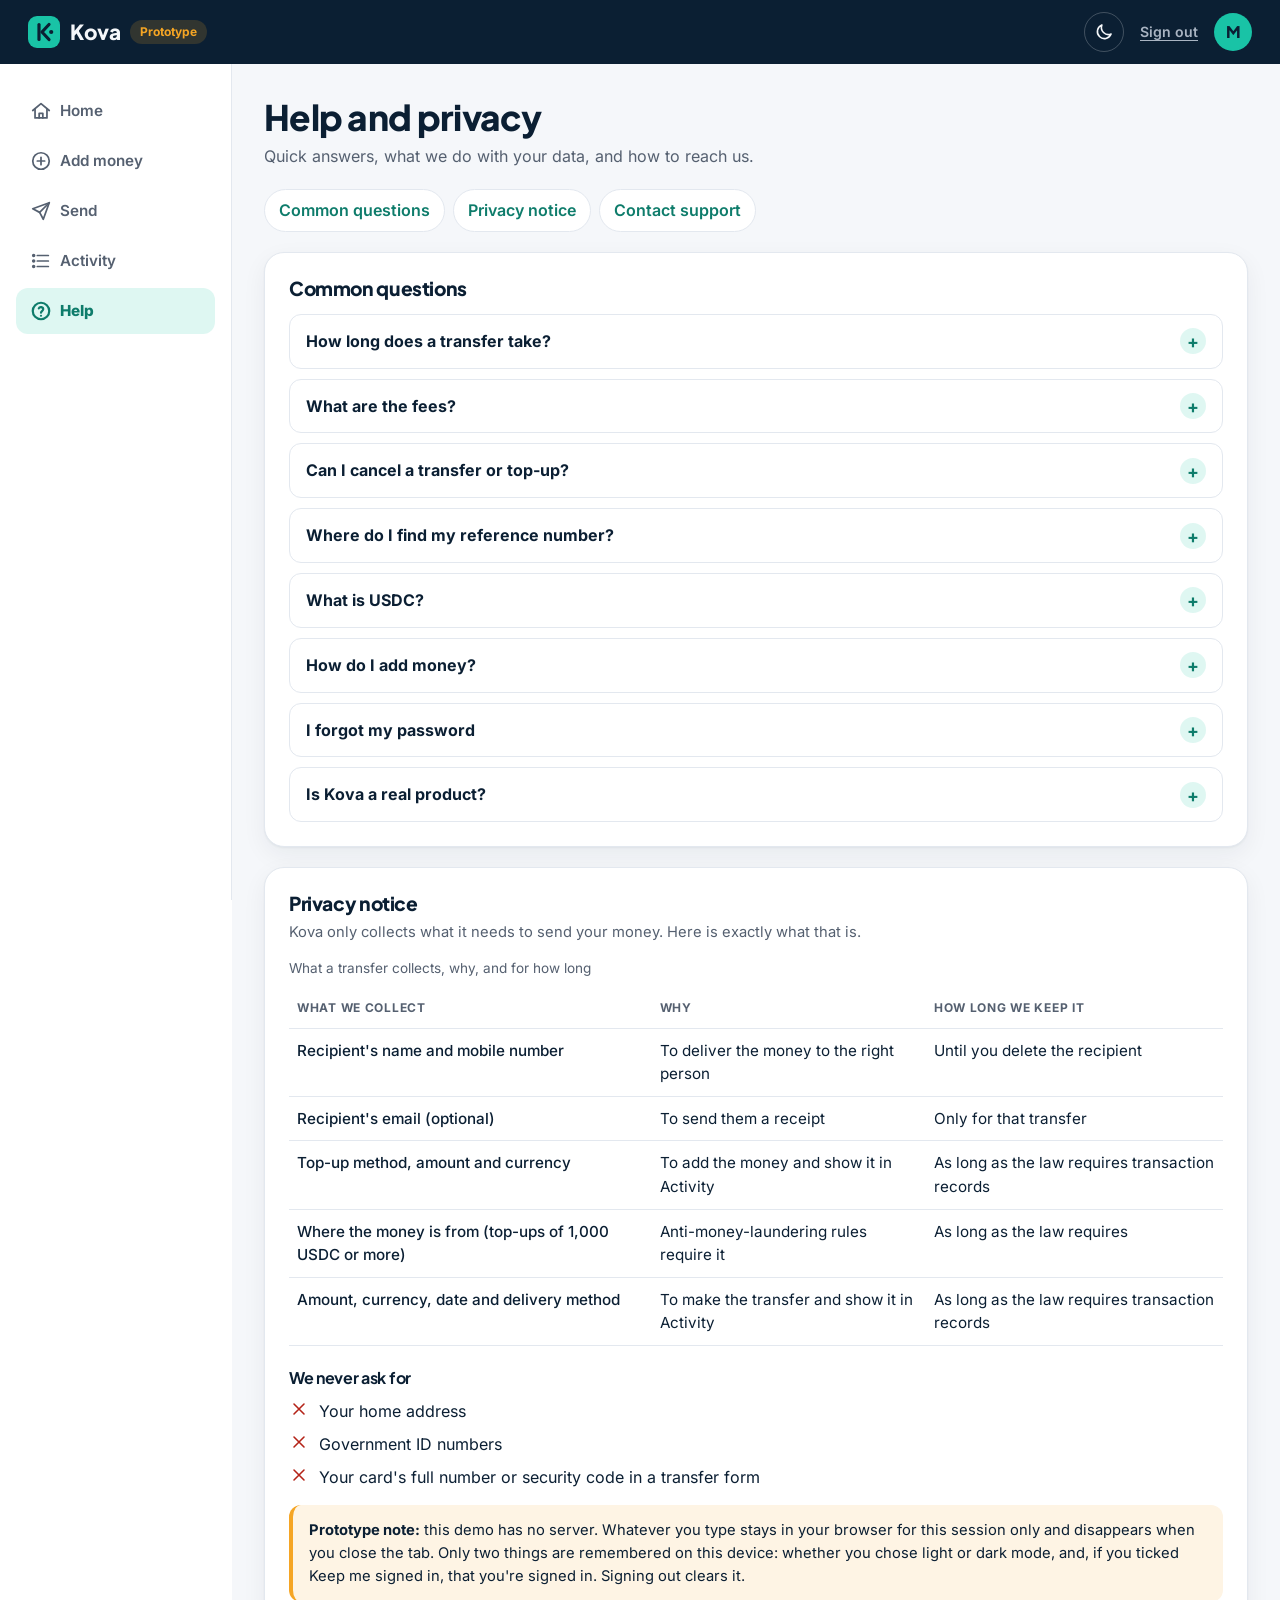
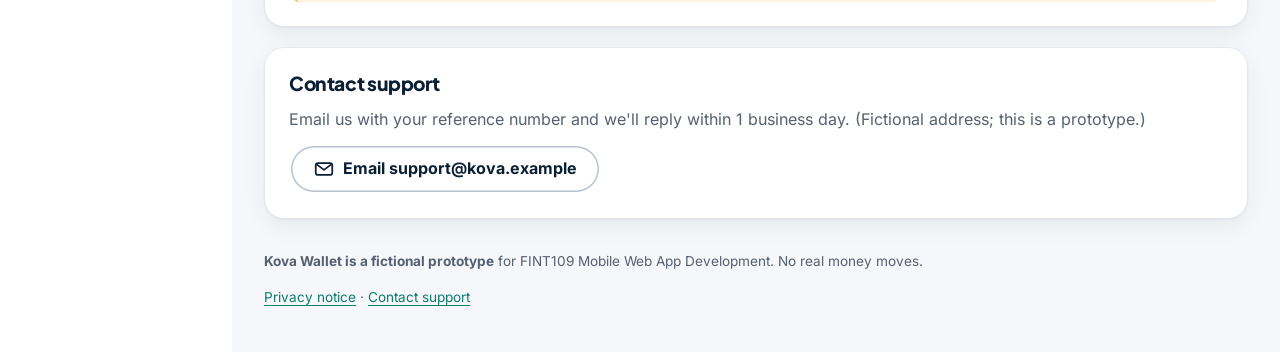
<file: help.html>
<!DOCTYPE html>
<html lang="en">
<head>
  <meta charset="utf-8">
  <meta name="viewport" content="width=device-width, initial-scale=1, viewport-fit=cover">
  <title>Help and privacy | Kova Wallet</title>
  <meta name="description" content="Answers to common Kova Wallet questions, the privacy notice and how to contact support.">
  <meta name="author" content="Aleck Joaquin T. Abacan">
  <meta name="theme-color" content="#0B1F33">
  <link rel="icon" href="images/kova-logo.svg" type="image/svg+xml">
  <link rel="stylesheet" href="css/style.css">
  <script src="js/theme.js"></script>
</head>
<body data-page="help">
  <a class="skip-link" href="#main">Skip to main content</a>

  <div class="app-shell">
    <header class="app-header">
      <a class="brand" href="dashboard.html">
        <img src="images/kova-logo.svg" alt="" width="32" height="32">
        <span>Kova<span class="visually-hidden">, go to your dashboard</span></span>
      </a>
      <p class="prototype-badge">Prototype</p>
      <button class="theme-toggle" type="button" data-theme-toggle aria-pressed="false" title="Dark mode" data-js-only hidden><svg class="icon icon-moon" viewBox="0 0 24 24" aria-hidden="true"><path d="M20.5 14.5A8.5 8.5 0 0 1 9.5 3.5a8.5 8.5 0 1 0 11 11z"/></svg><svg class="icon icon-sun" viewBox="0 0 24 24" aria-hidden="true"><circle cx="12" cy="12" r="4"/><path d="M12 2.5v2M12 19.5v2M4.6 4.6 6 6M18 18l1.4 1.4M2.5 12h2M19.5 12h2M4.6 19.4 6 18M18 6l1.4-1.4"/></svg><span class="visually-hidden">Dark mode</span></button>
      <a class="sign-out" href="index.html" data-sign-out>Sign out</a>
      <span class="avatar" aria-hidden="true">M</span>
    </header>

    <nav class="app-nav" aria-label="App">
      <ul>
        <li><a href="dashboard.html"><svg class="icon" viewBox="0 0 24 24" aria-hidden="true"><path d="M3 11.5 12 4l9 7.5"/><path d="M5.5 10v9.5h13V10"/><path d="M10 19.5v-5h4v5"/></svg><span>Home</span></a></li>
        <li><a href="top-up.html"><svg class="icon" viewBox="0 0 24 24" aria-hidden="true"><circle cx="12" cy="12" r="9"/><path d="M12 8v8M8 12h8"/></svg><span>Add money</span></a></li>
        <li><a href="send.html"><svg class="icon" viewBox="0 0 24 24" aria-hidden="true"><path d="M21 3 10.5 13.5"/><path d="M21 3l-6.5 18-4-7.5L3 9.5 21 3z"/></svg><span>Send</span></a></li>
        <li><a href="activity.html"><svg class="icon" viewBox="0 0 24 24" aria-hidden="true"><path d="M8 6h12M8 12h12M8 18h12"/><circle cx="4" cy="6" r="1"/><circle cx="4" cy="12" r="1"/><circle cx="4" cy="18" r="1"/></svg><span>Activity</span></a></li>
        <li><a href="help.html" aria-current="page"><svg class="icon" viewBox="0 0 24 24" aria-hidden="true"><circle cx="12" cy="12" r="9"/><path d="M9.6 9.2a2.5 2.5 0 0 1 4.8 1c0 1.7-2.4 2.2-2.4 3.6"/><path d="M12 17.2h.01"/></svg><span>Help</span></a></li>
      </ul>
    </nav>

    <main id="main" class="app-main">
      <div class="page-head">
        <h1>Help and privacy</h1>
        <p>Quick answers, what we do with your data, and how to reach us.</p>
      </div>

      <nav aria-label="On this page">
        <ul class="jump-links">
          <li><a href="#faq">Common questions</a></li>
          <li><a href="#privacy">Privacy notice</a></li>
          <li><a href="#contact">Contact support</a></li>
        </ul>
      </nav>

      <div class="help-grid">
        <section class="panel span-2" id="faq" aria-labelledby="faq-title">
          <h2 id="faq-title">Common questions</h2>
          <div class="faq">
            <details>
              <summary>How long does a transfer take?</summary>
              <div><p>To a Kova wallet: instantly. To an e-wallet: within 5 minutes. To a bank account: within 1 business day.</p></div>
            </details>
            <details>
              <summary>What are the fees?</summary>
              <div><p>A flat transfer fee of 0.50 USDC plus a 0.5% conversion fee when the money changes currency. Each fee is rounded to the cent first, so the receipt always adds up. You see the total and the exact amount they receive before you confirm.</p></div>
            </details>
            <details id="cancel">
              <summary>Can I cancel a transfer or top-up?</summary>
              <div><p>A scheduled transfer can be cancelled until its send date: open it in <a href="activity.html">Activity</a> and choose Cancel transfer. The money goes straight back to your balance. A transfer sent today can't be cancelled.</p><p>A top-up that's waiting for payment can be cancelled from its payment details. Open it from Coming up on Home, or from Activity.</p></div>
            </details>
            <details id="receipts">
              <summary>Where do I find my reference number?</summary>
              <div><p>Every transaction in <a href="activity.html">Activity</a> opens a receipt with its reference number, fees, exchange rate and delivery method. There's a button to copy the reference for support.</p></div>
            </details>
            <details>
              <summary>What is USDC?</summary>
              <div><p>USDC is a stablecoin: a digital token designed to stay worth 1 US dollar. Kova holds your balance in USDC so it keeps its value until you send it. You never need to buy or manage crypto yourself.</p></div>
            </details>
            <details id="add-money">
              <summary>How do I add money?</summary>
              <div><p>Go to <a href="top-up.html">Add money</a> and pick one of four ways:</p><ul><li><b>Bank app QR:</b> free and instant. Scan the code with your bank's app.</li><li><b>Bank transfer:</b> free, within 1 business day.</li><li><b>Debit or credit card:</b> 1.5% fee, instant.</li><li><b>Cash at a partner store:</b> 1.00 USDC fee, instant once you pay.</li></ul><p>The summary shows exactly how much USDC you'll get before you continue.</p></div>
            </details>
            <details id="account">
              <summary>I forgot my password</summary>
              <div><p>In the real app you'd reset it from the sign-in page with a code sent to your mobile number. In this prototype, use the demo account: maria@kova.example with the password kova2026.</p></div>
            </details>
            <details>
              <summary>Is Kova a real product?</summary>
              <div><p>No. Kova Wallet is a fictional prototype made for a university class. Don't send it real money or enter real personal details.</p></div>
            </details>
          </div>
        </section>

        <section class="panel span-2" id="privacy" aria-labelledby="privacy-title">
          <h2 id="privacy-title">Privacy notice</h2>
          <p class="form-intro">Kova only collects what it needs to send your money. Here is exactly what that is.</p>
          <div class="table-scroll">
            <table class="data-table label-table">
              <caption>What a transfer collects, why, and for how long</caption>
              <thead>
                <tr><th scope="col">What we collect</th><th scope="col">Why</th><th scope="col">How long we keep it</th></tr>
              </thead>
              <tbody>
                <tr><th scope="row">Recipient's name and mobile number</th><td data-label="Why">To deliver the money to the right person</td><td data-label="Kept for">Until you delete the recipient</td></tr>
                <tr><th scope="row">Recipient's email (optional)</th><td data-label="Why">To send them a receipt</td><td data-label="Kept for">Only for that transfer</td></tr>
                <tr><th scope="row">Top-up method, amount and currency</th><td data-label="Why">To add the money and show it in Activity</td><td data-label="Kept for">As long as the law requires transaction records</td></tr>
                <tr><th scope="row">Where the money is from (top-ups of 1,000 USDC or more)</th><td data-label="Why">Anti-money-laundering rules require it</td><td data-label="Kept for">As long as the law requires</td></tr>
                <tr><th scope="row">Amount, currency, date and delivery method</th><td data-label="Why">To make the transfer and show it in Activity</td><td data-label="Kept for">As long as the law requires transaction records</td></tr>
              </tbody>
            </table>
          </div>
          <h3>We never ask for</h3>
          <ul class="never-list">
            <li><svg class="icon" viewBox="0 0 24 24" aria-hidden="true"><path d="M6 6l12 12M18 6 6 18"/></svg><span>Your home address</span></li>
            <li><svg class="icon" viewBox="0 0 24 24" aria-hidden="true"><path d="M6 6l12 12M18 6 6 18"/></svg><span>Government ID numbers</span></li>
            <li><svg class="icon" viewBox="0 0 24 24" aria-hidden="true"><path d="M6 6l12 12M18 6 6 18"/></svg><span>Your card's full number or security code in a transfer form</span></li>
          </ul>
          <p class="callout"><strong>Prototype note:</strong> this demo has no server. Whatever you type stays in your browser for this session only and disappears when you close the tab. Only two things are remembered on this device: whether you chose light or dark mode, and, if you ticked Keep me signed in, that you're signed in. Signing out clears it.</p>
        </section>

        <section class="panel span-2 contact-card" id="contact" aria-labelledby="contact-title">
          <h2 id="contact-title">Contact support</h2>
          <p>Email us with your reference number and we'll reply within 1 business day. (Fictional address; this is a prototype.)</p>
          <a class="btn btn-secondary" href="mailto:support@kova.example"><svg class="icon" viewBox="0 0 24 24" aria-hidden="true"><rect x="3" y="5.5" width="18" height="13" rx="2.5"/><path d="m4 7 8 6 8-6"/></svg>Email support@kova.example</a>
        </section>
      </div>
    </main>

    <footer class="app-footer">
      <p><strong>Kova Wallet is a fictional prototype</strong> for FINT109 Mobile Web App Development. No real money moves.</p>
      <p><a href="help.html#privacy">Privacy notice</a> &middot; <a href="help.html#contact">Contact support</a></p>
    </footer>
  </div>

  <script src="js/app.js"></script>
</body>
</html>
</file>
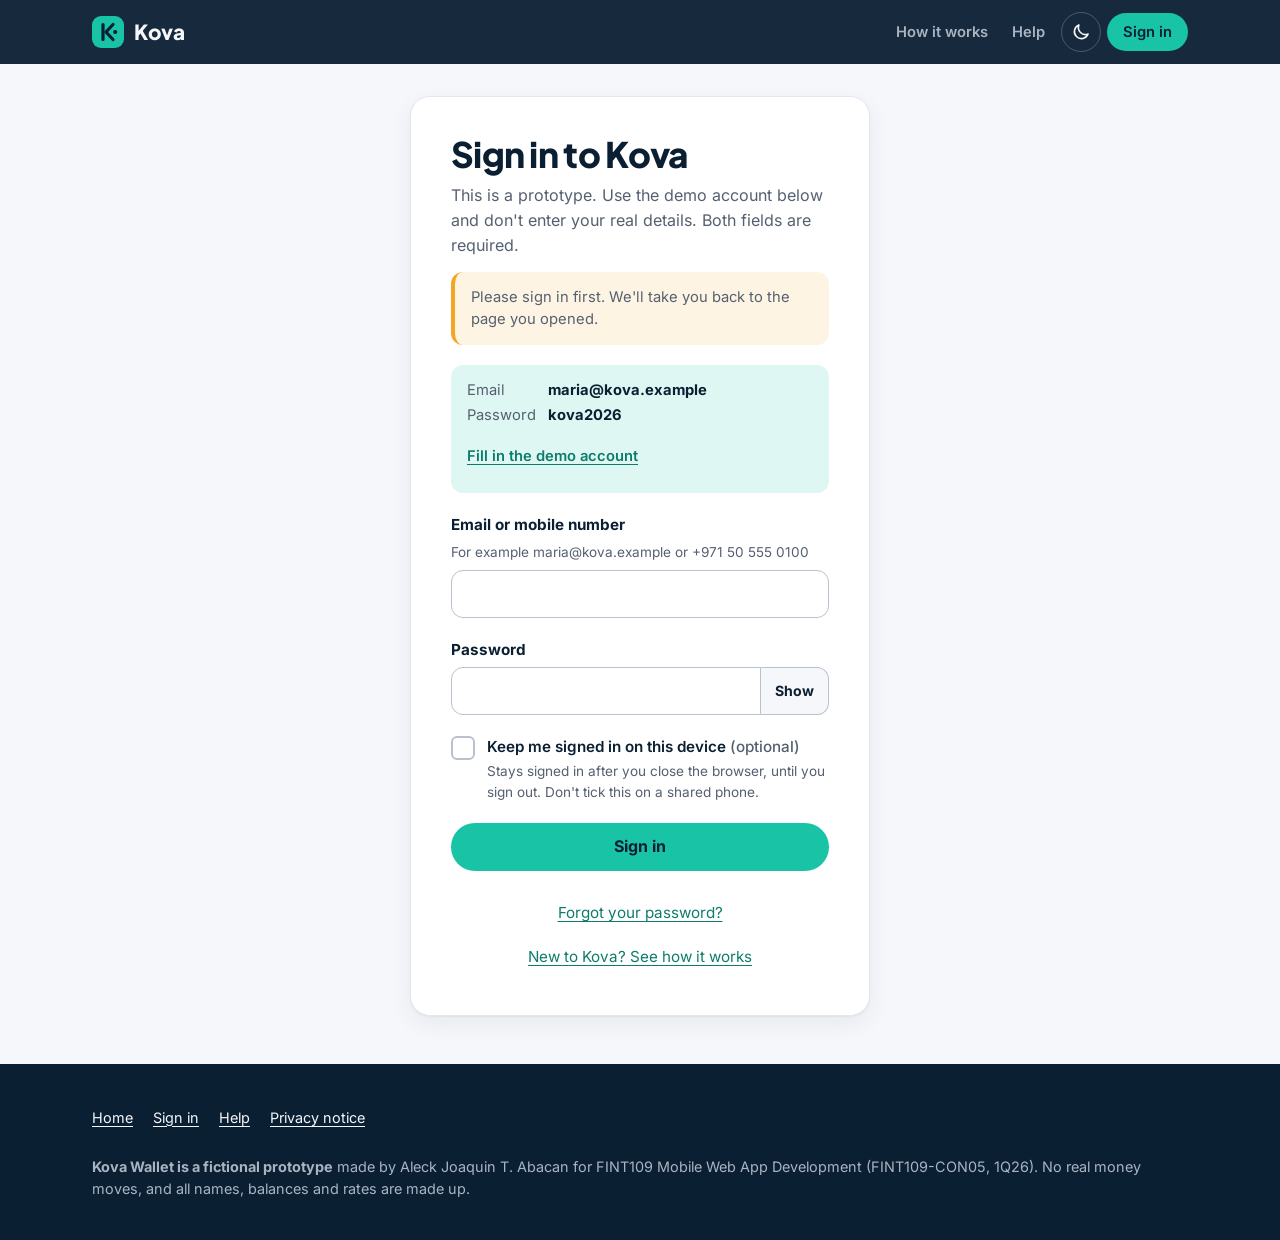
<file: send.html>
<!DOCTYPE html>
<html lang="en">
<head>
  <meta charset="utf-8">
  <meta name="viewport" content="width=device-width, initial-scale=1, viewport-fit=cover">
  <title>Send money | Kova Wallet</title>
  <meta name="description" content="Send money with Kova: choose a recipient, enter an amount and see every fee before you review.">
  <meta name="author" content="Aleck Joaquin T. Abacan">
  <meta name="theme-color" content="#0B1F33">
  <link rel="icon" href="images/kova-logo.svg" type="image/svg+xml">
  <link rel="stylesheet" href="css/style.css">
  <script src="js/guard.js"></script>
  <script src="js/theme.js"></script>
</head>
<body data-page="send">
  <a class="skip-link" href="#main">Skip to main content</a>

  <div class="app-shell">
    <header class="app-header">
      <a class="brand" href="dashboard.html">
        <img src="images/kova-logo.svg" alt="" width="32" height="32">
        <span>Kova<span class="visually-hidden">, go to your dashboard</span></span>
      </a>
      <p class="prototype-badge">Prototype</p>
      <button class="theme-toggle" type="button" data-theme-toggle aria-pressed="false" title="Dark mode" data-js-only hidden><svg class="icon icon-moon" viewBox="0 0 24 24" aria-hidden="true"><path d="M20.5 14.5A8.5 8.5 0 0 1 9.5 3.5a8.5 8.5 0 1 0 11 11z"/></svg><svg class="icon icon-sun" viewBox="0 0 24 24" aria-hidden="true"><circle cx="12" cy="12" r="4"/><path d="M12 2.5v2M12 19.5v2M4.6 4.6 6 6M18 18l1.4 1.4M2.5 12h2M19.5 12h2M4.6 19.4 6 18M18 6l1.4-1.4"/></svg><span class="visually-hidden">Dark mode</span></button>
      <a class="sign-out" href="index.html" data-sign-out>Sign out</a>
      <span class="avatar" aria-hidden="true">M</span>
    </header>

    <nav class="app-nav" aria-label="App">
      <ul>
        <li><a href="dashboard.html"><svg class="icon" viewBox="0 0 24 24" aria-hidden="true"><path d="M3 11.5 12 4l9 7.5"/><path d="M5.5 10v9.5h13V10"/><path d="M10 19.5v-5h4v5"/></svg><span>Home</span></a></li>
        <li><a href="top-up.html"><svg class="icon" viewBox="0 0 24 24" aria-hidden="true"><circle cx="12" cy="12" r="9"/><path d="M12 8v8M8 12h8"/></svg><span>Add money</span></a></li>
        <li><a href="send.html" aria-current="page"><svg class="icon" viewBox="0 0 24 24" aria-hidden="true"><path d="M21 3 10.5 13.5"/><path d="M21 3l-6.5 18-4-7.5L3 9.5 21 3z"/></svg><span>Send</span></a></li>
        <li><a href="activity.html"><svg class="icon" viewBox="0 0 24 24" aria-hidden="true"><path d="M8 6h12M8 12h12M8 18h12"/><circle cx="4" cy="6" r="1"/><circle cx="4" cy="12" r="1"/><circle cx="4" cy="18" r="1"/></svg><span>Activity</span></a></li>
        <li><a href="help.html"><svg class="icon" viewBox="0 0 24 24" aria-hidden="true"><circle cx="12" cy="12" r="9"/><path d="M9.6 9.2a2.5 2.5 0 0 1 4.8 1c0 1.7-2.4 2.2-2.4 3.6"/><path d="M12 17.2h.01"/></svg><span>Help</span></a></li>
      </ul>
    </nav>

    <main id="main" class="app-main">
      <div class="page-head">
        <ol class="progress" aria-label="Transfer progress">
          <li aria-current="step"><span>1</span>Details</li>
          <li><span>2</span>Review</li>
          <li><span>3</span>Done</li>
        </ol>
        <h1>Send money</h1>
        <p>All fields are required unless they say optional.</p>
      </div>

      <div class="error-summary" id="error-summary" tabindex="-1" role="alert" hidden>
        <h2>There's a problem</h2>
        <ul id="error-list"></ul>
      </div>

      <form class="send-layout" id="send-form" action="confirm.html" method="get">
        <div class="panel form">
          <fieldset>
            <legend>Who are you sending to?</legend>
            <div class="fields">
              <div class="quick-pick" id="quick-pick" role="group" aria-label="Saved recipients" data-js-only hidden>
                <button type="button" class="chip" data-recipient="rosa" aria-pressed="false"><span class="avatar" aria-hidden="true">R</span>Mama Rosa</button>
                <button type="button" class="chip" data-recipient="arjun" aria-pressed="false"><span class="avatar" aria-hidden="true">A</span>Arjun</button>
                <button type="button" class="chip chip-plain" data-recipient="new" aria-pressed="false">New recipient</button>
              </div>

              <div class="field" id="field-name">
                <label for="recipient-name">Recipient's full name</label>
                <p class="field-error" id="recipient-name-error" hidden></p>
                <input class="input" id="recipient-name" type="text" autocomplete="off" required minlength="2" maxlength="60" aria-describedby="recipient-name-error">
              </div>

              <div class="field" id="field-mobile">
                <label for="recipient-mobile">Recipient's mobile number</label>
                <p class="hint" id="recipient-mobile-hint">Include the country code, for example +63 917 555 0142</p>
                <p class="field-error" id="recipient-mobile-error" hidden></p>
                <input class="input" id="recipient-mobile" type="tel" inputmode="tel" autocomplete="off" required pattern="\+[0-9 ]{10,17}" maxlength="18" aria-describedby="recipient-mobile-hint recipient-mobile-error">
              </div>

              <div class="field" id="field-email">
                <label for="recipient-email">Recipient's email <span class="optional">(optional)</span></label>
                <p class="hint" id="recipient-email-hint">We'll email them a receipt.</p>
                <p class="field-error" id="recipient-email-error" hidden></p>
                <input class="input" id="recipient-email" type="email" autocomplete="off" maxlength="80" aria-describedby="recipient-email-hint recipient-email-error">
              </div>
            </div>
          </fieldset>

          <fieldset>
            <legend>How much, and when?</legend>
            <div class="fields">
              <div class="row-2">
                <div class="field" id="field-amount">
                  <label for="amount">You send</label>
                  <p class="hint" id="amount-hint">Your balance: <span id="available-balance">1,250.00</span> USDC</p>
                  <p class="field-error" id="amount-error" hidden></p>
                  <div class="input-group">
                    <input class="input" id="amount" type="number" inputmode="decimal" min="1" max="1250" step="0.01" value="200" required aria-describedby="amount-hint amount-error">
                    <span class="input-addon">USDC</span>
                  </div>
                </div>
                <div class="field" id="field-currency">
                  <label for="currency">They receive in</label>
                  <p class="hint" id="currency-hint">Converted at today's rate</p>
                  <select class="select" id="currency" name="currency" aria-describedby="currency-hint">
                    <option value="PHP" selected>PHP, Philippine peso</option>
                    <option value="AED">AED, UAE dirham</option>
                    <option value="INR">INR, Indian rupee</option>
                    <option value="EUR">EUR, Euro</option>
                    <option value="THB">THB, Thai baht</option>
                  </select>
                </div>
              </div>

              <p class="receive-line" data-js-only hidden>They receive <strong id="receive-inline">PHP 11,314.50</strong> <a href="#fees-title">See fees</a></p>

              <div class="field" id="field-date">
                <label for="send-date">Send on</label>
                <p class="hint" id="send-date-hint">Today or any day in the next 30 days</p>
                <p class="field-error" id="send-date-error" hidden></p>
                <input class="input" id="send-date" type="date" required aria-describedby="send-date-hint send-date-error">
              </div>
            </div>
          </fieldset>

          <fieldset class="field" id="field-delivery" aria-describedby="delivery-error">
            <legend>How should they receive it?</legend>
            <p class="field-error" id="delivery-error" hidden></p>
            <div class="choices">
              <label class="choice">
                <input type="radio" name="delivery" value="ewallet" required checked>
                <span class="choice-box"><span><b>E-wallet</b><small>To their mobile number</small></span><span class="choice-time">Within 5 minutes</span></span>
              </label>
              <label class="choice">
                <input type="radio" name="delivery" value="kova">
                <span class="choice-box"><span><b>Kova wallet</b><small>If they already use Kova</small></span><span class="choice-time">Instantly</span></span>
              </label>
              <label class="choice">
                <input type="radio" name="delivery" value="bank">
                <span class="choice-box"><span><b>Bank account</b><small>To the account linked to their number</small></span><span class="choice-time">Within 1 business day</span></span>
              </label>
            </div>
          </fieldset>

          <div class="field" id="field-confirm">
            <p class="field-error" id="confirm-details-error" hidden></p>
            <label class="check">
              <input type="checkbox" id="confirm-details" required aria-describedby="confirm-details-error">
              <span class="check-box" aria-hidden="true"></span>
              <span class="check-text">I've checked the recipient's name and mobile number<small>Money sent to the wrong number can be hard to get back.</small></span>
            </label>
          </div>

          <p class="privacy-note"><svg class="icon" viewBox="0 0 24 24" aria-hidden="true"><rect x="5" y="10.5" width="14" height="10" rx="2.5"/><path d="M8 10.5V7.5a4 4 0 0 1 8 0v3"/></svg><span>We only use these details to make this transfer. <a href="help.html#privacy">Read our privacy notice</a>.</span></p>

          <div class="form-actions">
            <button class="btn btn-primary" type="submit">Review transfer</button>
            <button class="btn btn-secondary" type="reset">Clear form</button>
          </div>
        </div>

        <aside class="panel sticky-side" aria-labelledby="fees-title">
          <h2 id="fees-title">Fees for this transfer</h2>
          <div class="fee-summary">
            <table class="data-table">
              <caption class="visually-hidden">Fee breakdown and the amount the recipient gets</caption>
              <tbody>
                <tr><th scope="row">You send</th><td class="num" id="fee-send">200.00 USDC</td></tr>
                <tr><th scope="row">Transfer fee</th><td class="num">0.50 USDC</td></tr>
                <tr><th scope="row">Conversion fee (0.5%)</th><td class="num" id="fee-conversion">1.00 USDC</td></tr>
                <tr><th scope="row">Exchange rate</th><td class="num" id="fee-rate">1 USDC = 57.00 PHP</td></tr>
              </tbody>
              <tfoot>
                <tr class="row-total"><th scope="row">They receive</th><td class="num"><output id="fee-receive" for="amount currency">PHP 11,314.50</output></td></tr>
              </tfoot>
            </table>
          </div>
          <p class="sample-note" id="fee-note">Figures update as you type. All rates are fictional.</p>
        </aside>
      </form>
    </main>

    <footer class="app-footer">
      <p><strong>Kova Wallet is a fictional prototype</strong> for FINT109 Mobile Web App Development. No real money moves.</p>
      <p><a href="help.html#privacy">Privacy notice</a> &middot; <a href="help.html#contact">Contact support</a></p>
    </footer>
  </div>

  <script src="js/app.js"></script>
</body>
</html>
</file>
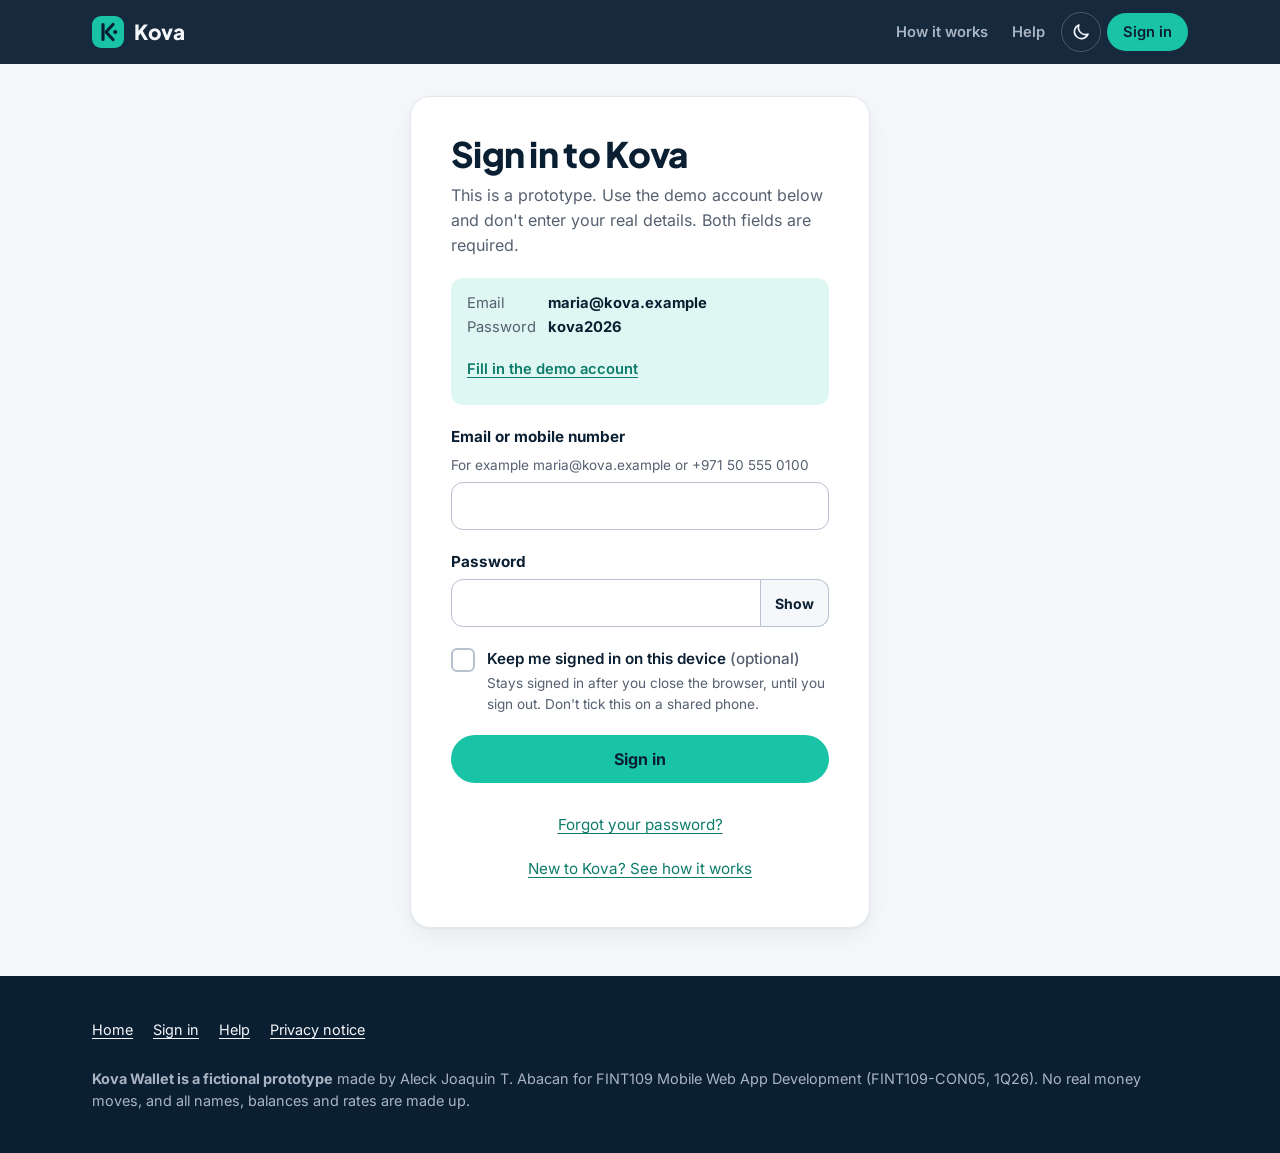
<file: sign-in.html>
<!DOCTYPE html>
<html lang="en">
<head>
  <meta charset="utf-8">
  <meta name="viewport" content="width=device-width, initial-scale=1, viewport-fit=cover">
  <title>Sign in | Kova Wallet</title>
  <meta name="description" content="Sign in to the Kova Wallet prototype with the demo account.">
  <meta name="author" content="Aleck Joaquin T. Abacan">
  <meta name="theme-color" content="#0B1F33">
  <link rel="icon" href="images/kova-logo.svg" type="image/svg+xml">
  <link rel="stylesheet" href="css/style.css">
  <script src="js/theme.js"></script>
</head>
<body data-page="sign-in">
  <a class="skip-link" href="#main">Skip to main content</a>

  <header class="site-header">
    <div class="container">
      <a class="brand" href="index.html">
        <img src="images/kova-logo.svg" alt="" width="32" height="32">
        <span>Kova<span class="visually-hidden"> Wallet home</span></span>
      </a>
      <nav class="site-nav" aria-label="Main">
        <ul>
          <li><a class="nav-wide" href="index.html#how">How it works</a></li>
          <li><a href="help.html">Help</a></li>
          <li><button class="theme-toggle" type="button" data-theme-toggle aria-pressed="false" title="Dark mode" data-js-only hidden><svg class="icon icon-moon" viewBox="0 0 24 24" aria-hidden="true"><path d="M20.5 14.5A8.5 8.5 0 0 1 9.5 3.5a8.5 8.5 0 1 0 11 11z"/></svg><svg class="icon icon-sun" viewBox="0 0 24 24" aria-hidden="true"><circle cx="12" cy="12" r="4"/><path d="M12 2.5v2M12 19.5v2M4.6 4.6 6 6M18 18l1.4 1.4M2.5 12h2M19.5 12h2M4.6 19.4 6 18M18 6l1.4-1.4"/></svg><span class="visually-hidden">Dark mode</span></button></li>
          <li><a class="nav-cta" href="sign-in.html" aria-current="page">Sign in</a></li>
        </ul>
      </nav>
    </div>
  </header>

  <main id="main" class="auth-main">
    <div class="container">
      <section class="auth-card" aria-labelledby="sign-in-title">
        <h1 id="sign-in-title">Sign in to Kova</h1>
        <p>This is a prototype. Use the demo account below and don't enter your real details. Both fields are required.</p>
        <p class="callout" id="sign-in-needed" role="status" hidden>Please sign in first. We'll take you back to the page you opened.</p>

        <div class="demo-box">
          <h2 id="demo-title" class="visually-hidden">Demo account</h2>
          <dl>
            <dt>Email</dt><dd>maria@kova.example</dd>
            <dt>Password</dt><dd>kova2026</dd>
          </dl>
          <button class="text-button" type="button" id="fill-demo" data-js-only hidden>Fill in the demo account</button>
        </div>

        <div class="error-summary" id="error-summary" tabindex="-1" role="alert" hidden>
          <h2>There's a problem</h2>
          <ul id="error-list"></ul>
        </div>

        <form class="form" id="sign-in-form" action="dashboard.html" method="get">
          <div class="field" id="field-login">
            <label for="login">Email or mobile number</label>
            <p class="hint" id="login-hint">For example maria@kova.example or +971 50 555 0100</p>
            <p class="field-error" id="login-error" hidden></p>
            <input class="input" id="login" type="text" inputmode="email" autocomplete="username" autocapitalize="none" spellcheck="false" required minlength="5" maxlength="80" aria-describedby="login-hint login-error">
          </div>

          <div class="field" id="field-password">
            <label for="password">Password</label>
            <p class="field-error" id="password-error" hidden></p>
            <div class="input-group">
              <input class="input" id="password" type="password" autocomplete="current-password" required minlength="8" maxlength="64" aria-describedby="password-error">
              <button class="input-addon-button" type="button" id="toggle-password" aria-controls="password" data-js-only hidden>Show<span class="visually-hidden"> password</span></button>
            </div>
          </div>

          <label class="check">
            <input type="checkbox" id="remember">
            <span class="check-box" aria-hidden="true"></span>
            <span class="check-text">Keep me signed in on this device <span class="optional">(optional)</span><small>Stays signed in after you close the browser, until you sign out. Don't tick this on a shared phone.</small></span>
          </label>

          <button class="btn btn-primary btn-block" type="submit">Sign in</button>
        </form>

        <div class="auth-links">
          <a href="help.html#account">Forgot your password?</a>
          <a href="index.html#how">New to Kova? See how it works</a>
        </div>
      </section>
    </div>
  </main>

  <footer class="site-footer">
    <div class="container">
      <ul class="footer-links">
        <li><a href="index.html">Home</a></li>
        <li><a href="sign-in.html">Sign in</a></li>
        <li><a href="help.html">Help</a></li>
        <li><a href="help.html#privacy">Privacy notice</a></li>
      </ul>
      <p><strong>Kova Wallet is a fictional prototype</strong> made by Aleck Joaquin T. Abacan for FINT109 Mobile Web App Development (FINT109-CON05, 1Q26). No real money moves, and all names, balances and rates are made up.</p>
    </div>
  </footer>

  <script src="js/app.js"></script>
</body>
</html>
</file>
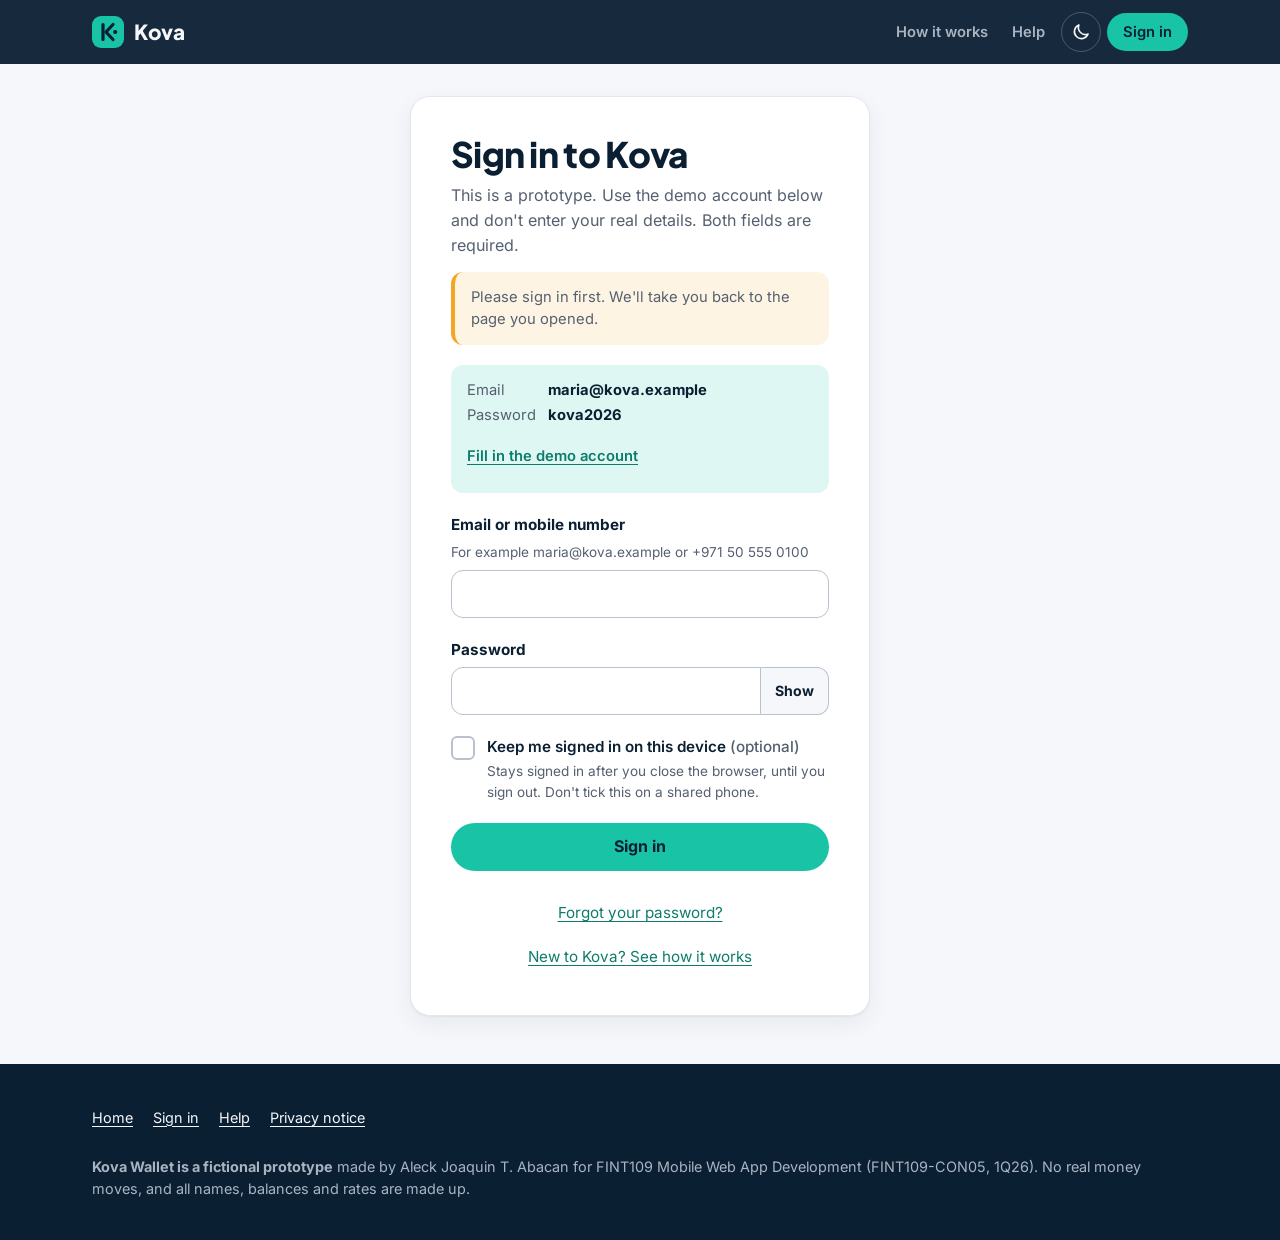
<file: top-up.html>
<!DOCTYPE html>
<html lang="en">
<head>
  <meta charset="utf-8">
  <meta name="viewport" content="width=device-width, initial-scale=1, viewport-fit=cover">
  <title>Add money | Kova Wallet</title>
  <meta name="description" content="Add money to your Kova balance by bank app QR, bank transfer, card or cash, and see exactly how much USDC you get.">
  <meta name="author" content="Aleck Joaquin T. Abacan">
  <meta name="theme-color" content="#0B1F33">
  <link rel="icon" href="images/kova-logo.svg" type="image/svg+xml">
  <link rel="stylesheet" href="css/style.css">
  <script src="js/guard.js"></script>
  <script src="js/theme.js"></script>
</head>
<body data-page="top-up">
  <a class="skip-link" href="#main">Skip to main content</a>

  <div class="app-shell">
    <header class="app-header">
      <a class="brand" href="dashboard.html">
        <img src="images/kova-logo.svg" alt="" width="32" height="32">
        <span>Kova<span class="visually-hidden">, go to your dashboard</span></span>
      </a>
      <p class="prototype-badge">Prototype</p>
      <button class="theme-toggle" type="button" data-theme-toggle aria-pressed="false" title="Dark mode" data-js-only hidden><svg class="icon icon-moon" viewBox="0 0 24 24" aria-hidden="true"><path d="M20.5 14.5A8.5 8.5 0 0 1 9.5 3.5a8.5 8.5 0 1 0 11 11z"/></svg><svg class="icon icon-sun" viewBox="0 0 24 24" aria-hidden="true"><circle cx="12" cy="12" r="4"/><path d="M12 2.5v2M12 19.5v2M4.6 4.6 6 6M18 18l1.4 1.4M2.5 12h2M19.5 12h2M4.6 19.4 6 18M18 6l1.4-1.4"/></svg><span class="visually-hidden">Dark mode</span></button>
      <a class="sign-out" href="index.html" data-sign-out>Sign out</a>
      <span class="avatar" aria-hidden="true">M</span>
    </header>

    <nav class="app-nav" aria-label="App">
      <ul>
        <li><a href="dashboard.html"><svg class="icon" viewBox="0 0 24 24" aria-hidden="true"><path d="M3 11.5 12 4l9 7.5"/><path d="M5.5 10v9.5h13V10"/><path d="M10 19.5v-5h4v5"/></svg><span>Home</span></a></li>
        <li><a href="top-up.html" aria-current="page"><svg class="icon" viewBox="0 0 24 24" aria-hidden="true"><circle cx="12" cy="12" r="9"/><path d="M12 8v8M8 12h8"/></svg><span>Add money</span></a></li>
        <li><a href="send.html"><svg class="icon" viewBox="0 0 24 24" aria-hidden="true"><path d="M21 3 10.5 13.5"/><path d="M21 3l-6.5 18-4-7.5L3 9.5 21 3z"/></svg><span>Send</span></a></li>
        <li><a href="activity.html"><svg class="icon" viewBox="0 0 24 24" aria-hidden="true"><path d="M8 6h12M8 12h12M8 18h12"/><circle cx="4" cy="6" r="1"/><circle cx="4" cy="12" r="1"/><circle cx="4" cy="18" r="1"/></svg><span>Activity</span></a></li>
        <li><a href="help.html"><svg class="icon" viewBox="0 0 24 24" aria-hidden="true"><circle cx="12" cy="12" r="9"/><path d="M9.6 9.2a2.5 2.5 0 0 1 4.8 1c0 1.7-2.4 2.2-2.4 3.6"/><path d="M12 17.2h.01"/></svg><span>Help</span></a></li>
      </ul>
    </nav>

    <main id="main" class="app-main">
      <div class="page-head">
        <h1>Add money</h1>
        <p>Choose how to pay and how much. You'll see exactly what lands in your balance before anything happens. All fields are required unless they say optional.</p>
      </div>

      <p class="callout pending-note" id="pending-topup" hidden><span id="pending-topup-text">You have a top-up waiting for payment.</span> <a id="pending-topup-link" href="top-up.html">Show the payment details</a></p>

      <div class="error-summary" id="error-summary" tabindex="-1" role="alert" hidden>
        <h2>There's a problem</h2>
        <ul id="error-list"></ul>
      </div>

      <form class="send-layout" id="topup-form" action="top-up.html#topup-done" method="get">
        <div class="panel form">
          <fieldset class="field" id="field-method" aria-describedby="method-error">
            <legend>How do you want to add money?</legend>
            <p class="field-error" id="method-error" hidden></p>
            <div class="choices">
              <label class="choice">
                <input type="radio" name="method" value="qr" required checked>
                <span class="choice-box"><span><b>Bank app QR</b><small>Scan a code with your bank's app</small></span><span class="choice-meta"><b>Free</b><small>Instant</small></span></span>
              </label>
              <label class="choice">
                <input type="radio" name="method" value="bank">
                <span class="choice-box"><span><b>Bank transfer</b><small>From a bank account in your name</small></span><span class="choice-meta"><b>Free</b><small>1 business day</small></span></span>
              </label>
              <label class="choice">
                <input type="radio" name="method" value="card">
                <span class="choice-box"><span><b>Debit or credit card</b><small>Use a card saved in Kova</small></span><span class="choice-meta"><b>1.5% fee</b><small>Instant</small></span></span>
              </label>
              <label class="choice">
                <input type="radio" name="method" value="cash">
                <span class="choice-box"><span><b>Cash at a partner store</b><small>Pay at an exchange house or shop</small></span><span class="choice-meta"><b>1.00 USDC</b><small>When you pay</small></span></span>
              </label>
            </div>
          </fieldset>

          <div class="field" id="field-card" data-show-for="card">
            <label for="card-choice">Which card? <span class="optional">(card top-ups only)</span></label>
            <p class="hint" id="card-choice-hint">Saved cards only. Some banks treat credit card top-ups as a cash advance.</p>
            <p class="field-error" id="card-choice-error" hidden></p>
            <select class="select" id="card-choice" aria-describedby="card-choice-hint card-choice-error">
              <option value="visa-4821" selected>Visa debit ending 4821</option>
              <option value="mc-1055">Mastercard credit ending 1055</option>
            </select>
          </div>

          <fieldset>
            <legend>How much?</legend>
            <div class="fields">
              <div class="quick-pick" id="amount-chips" role="group" aria-label="Quick amounts" data-js-only hidden>
                <button type="button" class="chip chip-plain" data-amount="100" aria-pressed="false">AED 100</button>
                <button type="button" class="chip chip-plain" data-amount="250" aria-pressed="false">AED 250</button>
                <button type="button" class="chip chip-plain" data-amount="500" aria-pressed="true">AED 500</button>
                <button type="button" class="chip chip-plain" data-amount="1000" aria-pressed="false">AED 1,000</button>
              </div>

              <div class="row-2">
                <div class="field" id="field-topup-amount">
                  <label for="topup-amount">You pay</label>
                  <p class="hint" id="topup-amount-hint">At least 10 USDC, up to <span id="topup-limit">5,000</span> USDC this way</p>
                  <p class="field-error" id="topup-amount-error" hidden></p>
                  <div class="input-group">
                    <input class="input" id="topup-amount" type="number" inputmode="decimal" min="1" max="100000" step="0.01" value="500" required aria-describedby="topup-amount-hint topup-amount-error">
                    <span class="input-addon" id="pay-addon">AED</span>
                  </div>
                </div>
                <div class="field" id="field-pay-currency">
                  <label for="pay-currency">Pay in</label>
                  <p class="hint" id="pay-currency-hint">The currency of your bank, card or cash</p>
                  <select class="select" id="pay-currency" name="pay-currency" aria-describedby="pay-currency-hint">
                    <option value="AED" selected>AED, UAE dirham</option>
                    <option value="USD">USD, US dollar</option>
                    <option value="PHP">PHP, Philippine peso</option>
                    <option value="EUR">EUR, Euro</option>
                    <option value="INR">INR, Indian rupee</option>
                  </select>
                </div>
              </div>

              <p class="receive-line" data-js-only hidden>You get <strong id="topup-inline">135.56 USDC</strong> <a href="#topup-summary-title">See summary</a></p>

              <div class="field" id="field-source" data-show-for="large">
                <label for="source-funds">Where is this money from? <span class="optional">(only for 1,000 USDC or more)</span></label>
                <p class="hint" id="source-funds-hint">Anti-money-laundering rules ask us to check this for larger top-ups.</p>
                <p class="field-error" id="source-funds-error" hidden></p>
                <select class="select" id="source-funds" aria-describedby="source-funds-hint source-funds-error">
                  <option value="">Choose one</option>
                  <option value="salary">Salary or wages</option>
                  <option value="savings">Savings</option>
                  <option value="business">Business or freelance income</option>
                  <option value="family">Money from family</option>
                  <option value="other">Something else</option>
                </select>
              </div>
            </div>
          </fieldset>

          <div class="field" id="field-own">
            <p class="field-error" id="own-money-error" hidden></p>
            <label class="check">
              <input type="checkbox" id="own-money" required aria-describedby="own-money-error">
              <span class="check-box" aria-hidden="true"></span>
              <span class="check-text">This money is mine, from an account or card in my name<small>Kova can't accept top-ups from someone else's account.</small></span>
            </label>
          </div>

          <p class="privacy-note"><svg class="icon" viewBox="0 0 24 24" aria-hidden="true"><rect x="5" y="10.5" width="14" height="10" rx="2.5"/><path d="M8 10.5V7.5a4 4 0 0 1 8 0v3"/></svg><span>Kova never asks for your full card number or bank login on this page. <a href="help.html#privacy">Read our privacy notice</a>.</span></p>

          <div class="form-actions">
            <button class="btn btn-primary" type="submit">Continue</button>
            <button class="btn btn-secondary" type="reset">Clear form</button>
          </div>
        </div>

        <aside class="panel sticky-side" aria-labelledby="topup-summary-title">
          <h2 id="topup-summary-title">Your top-up</h2>
          <div class="fee-summary">
            <table class="data-table">
              <caption class="visually-hidden">What you pay, the fees and what you get</caption>
              <tbody>
                <tr><th scope="row">You pay</th><td class="num" id="tu-pay">AED 500.00</td></tr>
                <tr><th scope="row">Exchange rate</th><td class="num" id="tu-rate">1 USDC = 3.67 AED</td></tr>
                <tr><th scope="row">Conversion fee (0.5%)</th><td class="num" id="tu-conversion">0.68 USDC</td></tr>
                <tr><th scope="row" id="tu-method-label">QR fee</th><td class="num" id="tu-method-fee">Free</td></tr>
              </tbody>
              <tfoot>
                <tr class="row-total"><th scope="row">You get</th><td class="num"><output id="tu-get" for="topup-amount pay-currency">135.56 USDC</output></td></tr>
              </tfoot>
            </table>
            <dl class="mini-list">
              <div><dt>New balance</dt><dd id="tu-balance">1,385.56 USDC</dd></div>
              <div><dt>Arrives</dt><dd id="tu-arrives">Instantly</dd></div>
            </dl>
          </div>
          <p class="sample-note" id="tu-note">Figures update as you type. All rates are fictional.</p>
        </aside>
      </form>

      <section class="panel done-panel" id="topup-done" tabindex="-1" aria-labelledby="topup-done-title">
        <div class="done-icon is-pending" id="topup-done-icon"><svg class="icon" viewBox="0 0 24 24" aria-hidden="true"><circle cx="12" cy="12" r="9"/><path d="M12 7v5l3 2"/></svg></div>
        <h2 id="topup-done-title">Send the bank transfer to finish</h2>
        <p id="topup-done-message">Send exactly AED 500.00 from a bank account in your name. We'll add 135.56 USDC within 1 business day of receiving it.</p>

        <div class="pay-box" id="pay-bank">
          <dl class="pay-details">
            <div><dt>Bank</dt><dd>Gulf Example Bank</dd></div>
            <div><dt>Account name</dt><dd>Kova Wallet Client Funds</dd></div>
            <div><dt>IBAN</dt><dd><span id="bank-iban">AE07 0000 0000 0000 1234 567</span> <button class="copy-button" type="button" data-copy="bank-iban" data-js-only hidden><svg class="icon" viewBox="0 0 24 24" aria-hidden="true"><rect x="8.5" y="8.5" width="11" height="11" rx="2"/><path d="M15.5 8.5V6a1.5 1.5 0 0 0-1.5-1.5H6A1.5 1.5 0 0 0 4.5 6v8A1.5 1.5 0 0 0 6 15.5h2.5"/></svg><span>Copy</span><span class="visually-hidden"> IBAN</span></button></dd></div>
            <div><dt>Reference</dt><dd><span id="bank-reference">KVT-261009-417</span> <button class="copy-button" type="button" data-copy="bank-reference" data-js-only hidden><svg class="icon" viewBox="0 0 24 24" aria-hidden="true"><rect x="8.5" y="8.5" width="11" height="11" rx="2"/><path d="M15.5 8.5V6a1.5 1.5 0 0 0-1.5-1.5H6A1.5 1.5 0 0 0 4.5 6v8A1.5 1.5 0 0 0 6 15.5h2.5"/></svg><span>Copy</span><span class="visually-hidden"> reference</span></button></dd></div>
            <div><dt>Amount</dt><dd id="bank-amount">AED 500.00</dd></div>
          </dl>
          <p class="pay-tip">Put the reference in your transfer so we know it's yours. These bank details are fictional.</p>
        </div>

        <div class="pay-box" id="pay-qr" hidden>
          <img class="qr-image" src="images/topup-qr.svg" alt="QR code to pay this top-up from your bank app" width="200" height="200">
          <ol class="pay-steps">
            <li>Open your bank's app and choose <b>Scan QR</b> or <b>Pay by QR</b>.</li>
            <li>Scan this code. The amount fills in by itself: <b id="qr-amount">AED 500.00</b>.</li>
            <li>Approve the payment. Your Kova balance updates straight away.</li>
          </ol>
          <p class="pay-tip">The code works for 15 minutes. On this phone? Save a screenshot and upload it in your bank app.</p>
        </div>

        <div class="pay-box" id="pay-cash" hidden>
          <p class="cash-label">Your payment code</p>
          <p class="cash-code" id="cash-code">4821 5530 17</p>
          <ol class="pay-steps">
            <li>Go to a partner store, like Al Noor Exchange or QuickStop Mart.</li>
            <li>Show this code to the cashier.</li>
            <li>Pay <b id="cash-amount">AED 500.00</b> in cash. Your balance updates as soon as you pay.</li>
          </ol>
          <p class="pay-tip">The code works until 11:59 PM tomorrow. Store names are fictional.</p>
        </div>

        <div id="topup-reference-block" hidden>
          <p class="reference" id="topup-reference">KVT-261009-417</p>
          <p>Keep this reference if you need to contact support.</p>
        </div>
        <p class="sample-note" id="topup-sample-note">Showing a sample bank transfer top-up.</p>
        <p><button class="text-button" type="button" id="simulate-paid" data-js-only hidden>Prototype only: pretend the payment arrived</button></p>
        <p><button class="text-button text-danger" type="button" id="cancel-topup" aria-controls="cancel-topup-confirm" aria-expanded="false" hidden>Cancel this top-up</button></p>
        <div class="confirm-box" id="cancel-topup-confirm" hidden>
          <p id="cancel-topup-question">Cancel this top-up? Don't pay it after you cancel.</p>
          <div class="confirm-actions">
            <button class="btn btn-danger" type="button" id="cancel-topup-yes">Yes, cancel top-up</button>
            <button class="btn btn-secondary" type="button" id="cancel-topup-no">Keep it</button>
          </div>
        </div>
        <div class="done-actions">
          <a class="btn btn-primary" href="dashboard.html">Back to Home</a>
          <a class="btn btn-secondary" href="activity.html">View in Activity</a>
        </div>
      </section>

      <section class="panel" id="ways" aria-labelledby="ways-title">
        <h2 id="ways-title">Ways to add money</h2>
        <p class="form-intro">Every way puts USDC in the same balance. Pick the one that suits you today.</p>
        <div class="table-scroll">
          <table class="data-table label-table">
            <caption>Speed, fees and limits for each way to add money (fictional)</caption>
            <thead>
              <tr><th scope="col">Way to pay</th><th scope="col">Speed</th><th scope="col">Fee</th><th scope="col" class="num">Most per top-up</th></tr>
            </thead>
            <tbody>
              <tr><th scope="row">Bank app QR</th><td data-label="Speed">Instant</td><td data-label="Fee">Free</td><td class="num" data-label="Up to">5,000 USDC</td></tr>
              <tr><th scope="row">Bank transfer</th><td data-label="Speed">Within 1 business day</td><td data-label="Fee">Free</td><td class="num" data-label="Up to">10,000 USDC</td></tr>
              <tr><th scope="row">Debit or credit card</th><td data-label="Speed">Instant</td><td data-label="Fee">1.5%</td><td class="num" data-label="Up to">2,000 USDC</td></tr>
              <tr><th scope="row">Cash at a partner store</th><td data-label="Speed">Instant once you pay</td><td data-label="Fee">1.00 USDC</td><td class="num" data-label="Up to">1,000 USDC</td></tr>
            </tbody>
          </table>
        </div>
        <p class="sample-note">The smallest top-up is 10 USDC. Paying in a currency other than US dollars adds a 0.5% conversion fee.</p>
      </section>
    </main>

    <footer class="app-footer">
      <p><strong>Kova Wallet is a fictional prototype</strong> for FINT109 Mobile Web App Development. No real money moves.</p>
      <p><a href="help.html#privacy">Privacy notice</a> &middot; <a href="help.html#contact">Contact support</a></p>
    </footer>
  </div>

  <script src="js/app.js"></script>
</body>
</html>
</file>
<file: css/style.css>
/* ==========================================================================
   Kova Wallet app: FINT109 final project
   One stylesheet for all seven views. Mobile-first: the base styles are the
   phone layout; media queries at 768px (tablet) and 1100px (desktop) add
   columns and move the app navigation from the bottom to the top to the side.
   ========================================================================== */

/* ---------- 1. Fonts (bundled locally, SIL Open Font License) ---------- */
@font-face {
  font-family: "Inter";
  src: url("../fonts/inter-variable.woff2") format("woff2");
  font-weight: 100 900;
  font-style: normal;
  font-display: swap;
}

@font-face {
  font-family: "Plus Jakarta Sans";
  src: url("../fonts/plus-jakarta-sans-variable.woff2") format("woff2");
  font-weight: 200 800;
  font-style: normal;
  font-display: swap;
}

/* ---------- 2. Design tokens ---------- */
:root {
  --midnight: #0B1F33;
  --midnight-2: #12304D;
  --cloud: #F5F7FA;
  --white: #FFFFFF;
  --slate: #556070;
  --mint: #19C3A6;
  --mint-tint: rgba(25, 195, 166, 0.14);
  --deep-mint: #0E7C6B;
  --amber: #F5A524;
  --line: #E3E8EF;
  --line-strong: #B8C2CE;
  --error: #B42318;
  --error-tint: #FEF3F2;
  --success: #067647;
  --success-tint: #ECFDF3;
  --on-dark: #F5F7FA;
  --on-dark-muted: #A9B4C2;
  --navy: #0B1F33;          /* header, hero, balance card: dark in both themes */
  --on-accent: #0B1F33;     /* text on mint or amber */
  --on-ink: #F5F7FA;        /* text on a --midnight background (inverse chips) */
  --pending: #8A5A00;
  --on-error: #FFFFFF;      /* text on a red button */
  --muted-tint: rgba(85, 96, 112, 0.14);  /* cancelled items */
  --chevron: url("data:image/svg+xml,%3Csvg xmlns='http://www.w3.org/2000/svg' viewBox='0 0 24 24' fill='none' stroke='%23556070' stroke-width='2' stroke-linecap='round' stroke-linejoin='round'%3E%3Cpath d='m6 9 6 6 6-6'/%3E%3C/svg%3E");
  --font-head: "Plus Jakarta Sans", system-ui, -apple-system, "Segoe UI", Roboto, sans-serif;
  --font-body: "Inter", system-ui, -apple-system, "Segoe UI", Roboto, sans-serif;
  --radius: 20px;
  --radius-sm: 12px;
  --shadow: 0 1px 2px rgba(11, 31, 51, 0.05), 0 8px 24px rgba(11, 31, 51, 0.06);
  --header-h: 64px;
  --tabbar-h: 68px;
  --max: 1160px;
  color-scheme: light;
}

/* Dark theme: follows the device setting, or the switch in the header.
   The same values are set twice: once for the device setting (unless the
   person picked light), once for an explicit choice of dark. */
@media (prefers-color-scheme: dark) {
  :root:not([data-theme="light"]) {
    --midnight: #E6ECF2;
    --cloud: #08121C;
    --white: #101C29;
    --slate: #A1AEBE;
    --deep-mint: #3DD6BC;
    --mint-tint: rgba(25, 195, 166, 0.16);
    --line: #22344A;
    --line-strong: #5E7590;
    --error: #FF8A80;
    --error-tint: rgba(255, 138, 128, 0.1);
    --success: #5EE0A1;
    --success-tint: rgba(94, 224, 161, 0.12);
    --navy: #0F2438;
    --on-ink: #0B1F33;
    --pending: #FDB022;
    --on-error: #0B1F33;
    --muted-tint: rgba(161, 174, 190, 0.16);
    --shadow: 0 1px 2px rgba(0, 0, 0, 0.35), 0 8px 24px rgba(0, 0, 0, 0.35);
    --chevron: url("data:image/svg+xml,%3Csvg xmlns='http://www.w3.org/2000/svg' viewBox='0 0 24 24' fill='none' stroke='%23A1AEBE' stroke-width='2' stroke-linecap='round' stroke-linejoin='round'%3E%3Cpath d='m6 9 6 6 6-6'/%3E%3C/svg%3E");
    color-scheme: dark;
  }
}

:root[data-theme="dark"] {
  --midnight: #E6ECF2;
  --cloud: #08121C;
  --white: #101C29;
  --slate: #A1AEBE;
  --deep-mint: #3DD6BC;
  --mint-tint: rgba(25, 195, 166, 0.16);
  --line: #22344A;
  --line-strong: #5E7590;
  --error: #FF8A80;
  --error-tint: rgba(255, 138, 128, 0.1);
  --success: #5EE0A1;
  --success-tint: rgba(94, 224, 161, 0.12);
  --navy: #0F2438;
  --on-ink: #0B1F33;
  --pending: #FDB022;
  --on-error: #0B1F33;
  --muted-tint: rgba(161, 174, 190, 0.16);
  --shadow: 0 1px 2px rgba(0, 0, 0, 0.35), 0 8px 24px rgba(0, 0, 0, 0.35);
  --chevron: url("data:image/svg+xml,%3Csvg xmlns='http://www.w3.org/2000/svg' viewBox='0 0 24 24' fill='none' stroke='%23A1AEBE' stroke-width='2' stroke-linecap='round' stroke-linejoin='round'%3E%3Cpath d='m6 9 6 6 6-6'/%3E%3C/svg%3E");
  color-scheme: dark;
}

/* ---------- 3. Base ---------- */
*,
*::before,
*::after {
  box-sizing: border-box;
}

html {
  scroll-behavior: smooth;
  /* Keep focused fields and anchors clear of the sticky header and the phone tab bar */
  scroll-padding-top: calc(var(--header-h) + 16px);
  scroll-padding-bottom: calc(var(--tabbar-h) + 16px);
  -webkit-text-size-adjust: 100%;
}

body {
  margin: 0;
  font-family: var(--font-body);
  font-size: 1rem;
  line-height: 1.55;
  color: var(--midnight);
  background: var(--cloud);
  -webkit-font-smoothing: antialiased;
}

img,
svg {
  display: block;
  max-width: 100%;
}

img {
  height: auto;
}

h1,
h2,
h3 {
  margin: 0;
  font-family: var(--font-head);
  line-height: 1.2;
  letter-spacing: -0.02em;
}

h1 {
  font-size: clamp(1.6rem, 6vw, 2.2rem);
  font-weight: 800;
}

h2 {
  font-size: 1.2rem;
  font-weight: 800;
}

h3 {
  font-size: 1rem;
  font-weight: 700;
}

p {
  margin: 0;
}

a {
  color: var(--deep-mint);
  text-underline-offset: 3px;
}

a:hover {
  color: var(--midnight);
}

:focus-visible {
  outline: 3px solid var(--mint);
  outline-offset: 2px;
  border-radius: 8px;
}

.visually-hidden {
  position: absolute !important;
  width: 1px;
  height: 1px;
  padding: 0;
  margin: -1px;
  overflow: hidden;
  clip: rect(0, 0, 0, 0);
  white-space: nowrap;
  border: 0;
}

.skip-link {
  position: absolute;
  left: 12px;
  top: -60px;
  z-index: 100;
  padding: 10px 16px;
  border-radius: var(--radius-sm);
  background: var(--mint);
  color: var(--on-accent);
  font-weight: 700;
  text-decoration: none;
}

.skip-link:focus {
  top: 12px;
}

.icon {
  width: 22px;
  height: 22px;
  fill: none;
  stroke: currentColor;
  stroke-width: 1.9;
  stroke-linecap: round;
  stroke-linejoin: round;
  flex: none;
}

/* The hidden attribute always wins over component display rules.
   Elements marked data-js-only stay hidden until app.js reveals them. */
[hidden] {
  display: none !important;
}

/* ---------- 4. Buttons and links ---------- */
.btn {
  display: inline-flex;
  align-items: center;
  justify-content: center;
  gap: 8px;
  min-height: 48px;
  padding: 12px 22px;
  border-radius: 999px;
  border: 2px solid transparent;
  font: inherit;
  font-weight: 700;
  line-height: 1.2;
  text-align: center;
  text-decoration: none;
  cursor: pointer;
  transition: transform 0.15s ease, background-color 0.15s ease, box-shadow 0.15s ease;
}

@media (hover: hover) {
  .btn:hover {
    transform: translateY(-1px);
  }

  .quick-actions a:hover {
    transform: translateY(-2px);
  }
}

.btn-primary {
  background: var(--mint);
  color: var(--on-accent);
}

.btn-primary:hover {
  background: #3DD6BC;
  color: var(--on-accent);
}

.btn-dark {
  background: var(--navy);
  color: var(--on-dark);
}

.btn-dark:hover {
  background: var(--midnight-2);
  color: var(--on-dark);
}

.btn-secondary {
  background: var(--white);
  color: var(--midnight);
  box-shadow: inset 0 0 0 1.5px var(--line-strong);
}

.btn-secondary:hover {
  color: var(--midnight);
  box-shadow: inset 0 0 0 1.5px var(--midnight);
}

.btn-ghost-dark {
  color: var(--on-dark);
  box-shadow: inset 0 0 0 1.5px rgba(245, 247, 250, 0.4);
}

.btn-ghost-dark:hover {
  color: var(--on-dark);
  background: rgba(255, 255, 255, 0.08);
}

.btn-block {
  width: 100%;
}

.text-button {
  padding: 0;
  border: 0;
  background: none;
  color: var(--deep-mint);
  font: inherit;
  font-weight: 600;
  text-decoration: underline;
  text-underline-offset: 3px;
  cursor: pointer;
}

/* ---------- 5. Public pages (landing, sign in) ---------- */
.container {
  width: 100%;
  max-width: var(--max);
  margin: 0 auto;
  padding: 0 20px;
}

.site-header {
  position: sticky;
  top: 0;
  z-index: 50;
  background: rgba(11, 31, 51, 0.95);
  backdrop-filter: blur(10px);
  -webkit-backdrop-filter: blur(10px);
}

.site-header .container {
  display: flex;
  align-items: center;
  justify-content: space-between;
  gap: 12px;
  min-height: var(--header-h);
}

.brand {
  display: inline-flex;
  align-items: center;
  gap: 10px;
  color: var(--on-dark);
  text-decoration: none;
  font-family: var(--font-head);
  font-weight: 800;
  font-size: 1.3rem;
  letter-spacing: -0.02em;
}

.brand:hover {
  color: var(--on-dark);
}

.site-nav ul {
  display: flex;
  align-items: center;
  gap: 4px;
  margin: 0;
  padding: 0;
  list-style: none;
}

.site-nav a {
  display: block;
  padding: 8px 10px;
  white-space: nowrap;
  border-radius: 999px;
  color: var(--on-dark-muted);
  font-size: 0.92rem;
  font-weight: 600;
  text-decoration: none;
}

.site-nav a:hover {
  color: var(--on-dark);
}

.site-nav .nav-wide {
  display: none;
}

.site-nav .nav-cta {
  background: var(--mint);
  color: var(--on-accent);
  padding: 8px 16px;
}

.site-nav .nav-cta:hover {
  color: var(--on-accent);
  background: #3DD6BC;
}

.site-nav a[aria-current="page"]:not(.nav-cta) {
  color: var(--on-dark);
}

.hero {
  color: var(--on-dark);
  background:
    radial-gradient(600px circle at 90% 0%, rgba(25, 195, 166, 0.3), transparent 60%),
    radial-gradient(500px circle at 0% 100%, rgba(245, 165, 36, 0.12), transparent 60%),
    var(--navy);
  padding: 48px 0 56px;
}

.hero-inner {
  display: grid;
  gap: 40px;
  align-items: center;
}

.eyebrow {
  margin-bottom: 10px;
  color: var(--deep-mint);
  font-size: 0.8rem;
  font-weight: 700;
  letter-spacing: 0.08em;
  text-transform: uppercase;
}

.hero .eyebrow {
  color: var(--mint);
}

.hero h1 {
  font-size: clamp(2.2rem, 8vw, 3.6rem);
  max-width: 15ch;
}

.hero-lead {
  max-width: 34rem;
  margin-top: 16px;
  color: var(--on-dark-muted);
  font-size: 1.1rem;
}

.hero-actions {
  display: flex;
  flex-wrap: wrap;
  gap: 12px;
  margin-top: 28px;
}

.trust-list {
  display: flex;
  flex-wrap: wrap;
  gap: 8px 20px;
  margin: 24px 0 0;
  padding: 0;
  list-style: none;
  color: var(--on-dark-muted);
  font-size: 0.9rem;
}

.trust-list li {
  display: flex;
  align-items: center;
  gap: 6px;
}

.trust-list .icon {
  width: 18px;
  height: 18px;
  color: var(--mint);
}

.hero-media img {
  width: min(100%, 420px);
  margin: 0 auto;
}

.section {
  padding: 56px 0;
}

.section-white {
  background: var(--white);
  border-top: 1px solid var(--line);
  border-bottom: 1px solid var(--line);
}

.section-head {
  max-width: 40rem;
  margin-bottom: 28px;
}

.section-head h2 {
  font-size: clamp(1.6rem, 5vw, 2.2rem);
}

.section-head p:not(.eyebrow) {
  margin-top: 10px;
  color: var(--slate);
}

.steps-list {
  display: grid;
  gap: 14px;
  margin: 0;
  padding: 0;
  list-style: none;
  counter-reset: step;
}

.steps-list li {
  padding: 20px;
  border-radius: var(--radius-sm);
  background: var(--cloud);
  border: 1px solid var(--line);
  counter-increment: step;
}

.steps-list li::before {
  content: counter(step);
  display: grid;
  place-items: center;
  width: 36px;
  height: 36px;
  margin-bottom: 12px;
  border-radius: 50%;
  background: var(--mint);
  color: var(--on-accent);
  font-family: var(--font-head);
  font-weight: 800;
}

.steps-list p {
  margin-top: 4px;
  color: var(--slate);
  font-size: 0.95rem;
}

.flow-figure {
  margin: 28px 0 0;
  padding: 16px;
  border-radius: var(--radius);
  background: var(--white);
  border: 1px solid var(--line);
}

.flow-figure img {
  width: 100%;
}

.flow-figure figcaption {
  margin-top: 12px;
  color: var(--slate);
  font-size: 0.9rem;
}

.feature-grid {
  display: grid;
  gap: 16px;
}

.feature {
  padding: 24px;
  border-radius: var(--radius);
  background: var(--white);
  border: 1px solid var(--line);
  box-shadow: var(--shadow);
}

.feature .icon {
  width: 44px;
  height: 44px;
  padding: 10px;
  margin-bottom: 14px;
  border-radius: 12px;
  background: var(--mint-tint);
  color: var(--deep-mint);
}

.feature p {
  margin-top: 6px;
  color: var(--slate);
}

.cta-band {
  display: grid;
  gap: 18px;
  padding: 32px 24px;
  border-radius: 24px;
  background:
    radial-gradient(400px circle at 100% 0%, rgba(255, 255, 255, 0.35), transparent 60%),
    var(--mint);
  color: var(--on-accent);
}

.cta-band p {
  margin-top: 6px;
}

.cta-band .btn {
  justify-self: start;
}

.site-footer {
  padding: 32px 0 40px;
  background: var(--navy);
  color: var(--on-dark-muted);
  font-size: 0.9rem;
}

.site-footer .container {
  display: grid;
  gap: 16px;
}

.site-footer a {
  color: var(--on-dark);
}

.footer-links {
  display: flex;
  flex-wrap: wrap;
  gap: 8px 20px;
  margin: 0;
  padding: 0;
  list-style: none;
}

/* Sign in */
.auth-main {
  min-height: calc(100vh - var(--header-h));
  padding: 32px 0 48px;
}

.auth-card {
  max-width: 460px;
  margin: 0 auto;
  padding: 28px 22px;
  border-radius: var(--radius);
  background: var(--white);
  border: 1px solid var(--line);
  box-shadow: var(--shadow);
}

.auth-card > p {
  margin-top: 8px;
  color: var(--slate);
}

.demo-box {
  display: grid;
  gap: 8px;
  margin: 20px 0;
  padding: 14px 16px;
  border-radius: var(--radius-sm);
  background: var(--mint-tint);
  font-size: 0.92rem;
}

.demo-box dl {
  display: grid;
  grid-template-columns: auto 1fr;
  gap: 2px 12px;
  margin: 0;
}

.demo-box dt {
  color: var(--slate);
}

.demo-box dd {
  margin: 0;
  font-weight: 700;
  overflow-wrap: anywhere;
}

/* The error summary on the sign-in card needs space before the first field */
.auth-card .error-summary {
  margin-bottom: 20px;
}

.auth-links {
  display: grid;
  gap: 0;
  margin-top: 20px;
  font-size: 0.95rem;
  text-align: center;
}

/* ---------- 6. App shell (signed-in views) ---------- */
.app-shell {
  display: grid;
  grid-template-columns: minmax(0, 1fr);
  grid-template-areas:
    "header"
    "main"
    "footer";
  min-height: 100vh;
}

.app-header {
  grid-area: header;
  position: sticky;
  top: 0;
  z-index: 30;
  display: flex;
  align-items: center;
  gap: 10px;
  height: var(--header-h);
  padding: 0 16px;
  background: var(--navy);
  color: var(--on-dark);
}

.prototype-badge {
  margin-right: auto;
  padding: 3px 10px;
  border-radius: 999px;
  background: rgba(245, 165, 36, 0.16);
  color: var(--amber);
  font-size: 0.75rem;
  font-weight: 700;
}

.sign-out {
  padding: 8px 6px;
  color: var(--on-dark-muted);
  font-size: 0.88rem;
  font-weight: 600;
  white-space: nowrap;
}

/* Very small phones: keep the logo, hide the word "Kova" visually */
@media (max-width: 359px) {
  .app-header .brand > span {
    position: absolute;
    width: 1px;
    height: 1px;
    overflow: hidden;
    clip: rect(0, 0, 0, 0);
    white-space: nowrap;
  }
}

.sign-out:hover {
  color: var(--on-dark);
}

.avatar {
  display: grid;
  place-items: center;
  flex: none;
  width: 38px;
  height: 38px;
  border-radius: 50%;
  background: var(--mint);
  color: var(--on-accent);
  font-family: var(--font-head);
  font-weight: 800;
}

/* Bottom tab bar on phones */
.app-nav {
  position: fixed;
  left: 0;
  right: 0;
  bottom: 0;
  z-index: 40;
  background: var(--white);
  border-top: 1px solid var(--line);
  padding-bottom: env(safe-area-inset-bottom, 0px);
}

.app-nav ul {
  display: grid;
  grid-auto-flow: column;
  grid-auto-columns: minmax(0, 1fr);
  height: var(--tabbar-h);
  margin: 0;
  padding: 0;
  list-style: none;
}

.app-nav a {
  display: flex;
  flex-direction: column;
  align-items: center;
  justify-content: center;
  gap: 4px;
  height: 100%;
  color: var(--slate);
  font-size: 0.75rem;
  font-weight: 600;
  text-decoration: none;
}

.app-nav a span {
  text-align: center;
  line-height: 1.15;
}

/* Phones: icons line up even when a label wraps to two lines */
@media (max-width: 767px) {
  .app-nav a {
    justify-content: flex-start;
    padding-top: 11px;
  }
}

.app-nav a[aria-current] {
  color: var(--deep-mint);
  font-weight: 800;
}

.app-nav a[aria-current] .icon {
  stroke-width: 2.4;
}

.app-main {
  grid-area: main;
  display: grid;
  grid-template-columns: minmax(0, 1fr);
  align-content: start;
  gap: 16px;
  width: 100%;
  max-width: 1200px;
  padding: 20px 16px;
}

.page-head {
  display: grid;
  gap: 6px;
}

.page-head p {
  color: var(--slate);
}

.app-footer {
  grid-area: footer;
  padding: 8px 16px calc(var(--tabbar-h) + 28px);
  color: var(--slate);
  font-size: 0.85rem;
}

.app-footer p + p {
  margin-top: 4px;
}

.panel {
  min-width: 0;
  padding: 20px;
  border-radius: var(--radius);
  background: var(--white);
  border: 1px solid var(--line);
  box-shadow: var(--shadow);
}

.panel-head {
  display: flex;
  align-items: baseline;
  justify-content: space-between;
  gap: 12px;
  margin-bottom: 14px;
}

.panel-head a {
  font-size: 0.9rem;
  font-weight: 600;
}

/* Progress steps (send, review, done) */
.progress {
  display: flex;
  gap: 8px;
  margin: 0;
  padding: 0;
  list-style: none;
  font-size: 0.85rem;
  font-weight: 600;
  color: var(--slate);
}

.progress li {
  display: flex;
  align-items: center;
  gap: 6px;
}

.progress li + li::before {
  content: "";
  width: 16px;
  height: 1.5px;
  background: var(--line-strong);
}

.progress span {
  display: grid;
  place-items: center;
  width: 24px;
  height: 24px;
  border-radius: 50%;
  border: 1.5px solid var(--line-strong);
  font-size: 0.75rem;
}

.progress [aria-current] {
  color: var(--midnight);
}

.progress [aria-current] span {
  background: var(--midnight);
  border-color: var(--midnight);
  color: var(--on-ink);
}

.progress .done span {
  background: var(--mint);
  border-color: var(--mint);
  color: var(--on-accent);
}

/* ---------- 7. Dashboard ---------- */
.balance-card {
  position: relative;
  overflow: hidden;
  display: flex;
  flex-direction: column;
  gap: 4px;
  padding: 22px 20px;
  border-radius: var(--radius);
  color: var(--on-dark);
  background:
    radial-gradient(360px circle at 100% 0%, rgba(25, 195, 166, 0.45), transparent 60%),
    radial-gradient(300px circle at 0% 100%, rgba(245, 165, 36, 0.18), transparent 60%),
    var(--navy);
}

.balance-top {
  display: flex;
  align-items: center;
  justify-content: space-between;
  gap: 12px;
}

.balance-label {
  color: var(--on-dark-muted);
  font-size: 0.9rem;
}

.balance-toggle {
  display: inline-flex;
  align-items: center;
  gap: 6px;
  min-height: 36px;
  padding: 6px 12px;
  border-radius: 999px;
  border: 0;
  background: rgba(255, 255, 255, 0.1);
  color: var(--on-dark);
  font: inherit;
  font-size: 0.8rem;
  font-weight: 600;
  cursor: pointer;
}

.balance-toggle .icon {
  width: 16px;
  height: 16px;
}

.balance-amount {
  font-family: var(--font-head);
  font-size: clamp(2.2rem, 10vw, 3rem);
  font-weight: 800;
  letter-spacing: -0.03em;
  line-height: 1.1;
}

.balance-amount small {
  font-size: 1rem;
  color: var(--mint);
  letter-spacing: 0;
}

.balance-local {
  margin-bottom: 14px;
  color: var(--on-dark-muted);
}

.balance-card.is-hidden .balance-value {
  filter: blur(9px);
  user-select: none;
}

.balance-foot {
  display: flex;
  flex-wrap: wrap;
  align-items: center;
  justify-content: space-between;
  gap: 10px;
  margin-top: auto;
}

.balance-add {
  display: inline-flex;
  align-items: center;
  gap: 6px;
  min-height: 40px;
  padding: 8px 16px;
  border-radius: 999px;
  background: var(--mint);
  color: var(--on-accent);
  font-size: 0.9rem;
  font-weight: 700;
  text-decoration: none;
}

.balance-add .icon {
  width: 18px;
  height: 18px;
  stroke-width: 2.2;
}

.balance-add:hover {
  background: #3fd3b9;
}

.peg {
  align-self: flex-start;
  padding: 4px 10px;
  border-radius: 999px;
  background: rgba(25, 195, 166, 0.16);
  color: var(--mint);
  font-size: 0.78rem;
  font-weight: 600;
}

.quick-actions {
  display: grid;
  grid-template-columns: repeat(2, minmax(0, 1fr));
  gap: 10px;
  margin: 0;
  padding: 0;
  list-style: none;
}

.quick-actions a {
  display: flex;
  align-items: center;
  gap: 10px;
  min-height: 64px;
  padding: 12px;
  border-radius: var(--radius-sm);
  background: var(--white);
  border: 1px solid var(--line);
  color: var(--midnight);
  font-size: 0.9rem;
  font-weight: 700;
  line-height: 1.25;
  text-decoration: none;
  transition: border-color 0.15s ease, transform 0.15s ease;
}

.quick-actions a:hover {
  border-color: var(--mint);
}

.quick-actions .icon {
  width: 40px;
  height: 40px;
  padding: 9px;
  border-radius: 12px;
  background: var(--mint-tint);
  color: var(--deep-mint);
}

.quick-actions small {
  display: block;
  color: var(--slate);
  font-weight: 500;
  font-size: 0.78rem;
}

.scheduled {
  display: flex;
  align-items: center;
  gap: 14px;
}

.scheduled .icon {
  width: 44px;
  height: 44px;
  padding: 10px;
  border-radius: 12px;
  background: rgba(245, 165, 36, 0.16);
  color: var(--pending);
}

.scheduled p {
  color: var(--slate);
  font-size: 0.9rem;
}

.scheduled b {
  color: var(--midnight);
}

/* Several items under "Coming up" get breathing room and a divider */
.scheduled + .scheduled {
  margin-top: 14px;
  padding-top: 14px;
  border-top: 1px solid var(--line);
}

/* Transaction list (dashboard) */
.tx-list {
  margin: 0;
  padding: 0;
  list-style: none;
}

.tx {
  display: flex;
  align-items: center;
  gap: 12px;
  padding: 10px 0;
  border-bottom: 1px solid var(--line);
}

.tx:last-child {
  border-bottom: 0;
}

.tx-icon {
  display: grid;
  place-items: center;
  flex: none;
  width: 40px;
  height: 40px;
  border-radius: 12px;
  background: var(--mint-tint);
  color: var(--deep-mint);
}

.tx-icon .icon {
  width: 20px;
  height: 20px;
}

.tx-what {
  flex: 1;
  min-width: 0;
}

.tx-what b {
  display: block;
  overflow: hidden;
  text-overflow: ellipsis;
  white-space: nowrap;
}

.tx-what small,
.tx-amount small {
  display: block;
  color: var(--slate);
  font-size: 0.8rem;
  font-weight: 500;
}

.tx-amount {
  flex: none;
  text-align: right;
  font-weight: 700;
  font-variant-numeric: tabular-nums;
}

.amount-in {
  color: var(--success);
}

.badge-new {
  display: inline-block;
  margin-left: 6px;
  padding: 1px 8px;
  border-radius: 999px;
  background: var(--amber);
  color: var(--on-accent);
  font-size: 0.75rem;
  font-weight: 800;
  vertical-align: middle;
}

/* ---------- 8. Tables ---------- */
.data-table {
  width: 100%;
  border-collapse: collapse;
  font-size: 0.95rem;
}

.data-table caption {
  caption-side: top;
  padding-bottom: 10px;
  text-align: left;
  color: var(--slate);
  font-size: 0.85rem;
}

.data-table th,
.data-table td {
  padding: 10px 8px;
  border-bottom: 1px solid var(--line);
  text-align: left;
  vertical-align: top;
}

.data-table thead th {
  color: var(--slate);
  font-size: 0.75rem;
  letter-spacing: 0.06em;
  text-transform: uppercase;
}

.data-table .num {
  text-align: right;
  white-space: nowrap;
  font-variant-numeric: tabular-nums;
}

.data-table thead th.num {
  white-space: normal;
}

.data-table tbody th {
  font-weight: 500;
}

.data-table tfoot th,
.data-table tfoot td {
  border-bottom: 0;
  font-weight: 800;
}

.data-table .row-total th,
.data-table .row-total td {
  border-top: 2px solid var(--midnight);
  font-weight: 800;
}

.compare .kova {
  background: var(--mint-tint);
  font-weight: 700;
}

@media (max-width: 639px) {
  .compare th,
  .compare td {
    padding: 10px 6px;
  }

  .compare thead th {
    letter-spacing: 0.02em;
  }
}

/* Two-column reference tables (privacy notice) become labelled cards on phones */
@media (max-width: 639px) {
  .label-table thead {
    position: absolute;
    width: 1px;
    height: 1px;
    overflow: hidden;
    clip: rect(0, 0, 0, 0);
  }

  .label-table,
  .label-table tbody,
  .label-table tr,
  .label-table th,
  .label-table td {
    display: block;
  }

  .label-table caption {
    display: block;
  }

  .label-table tbody tr {
    padding: 12px 0;
    border-bottom: 1px solid var(--line);
  }

  .label-table tbody th,
  .label-table tbody td {
    padding: 0;
    border: 0;
  }

  .label-table tbody th {
    margin-bottom: 6px;
    font-weight: 700;
  }

  .label-table td,
  .label-table td.num {
    text-align: left;
  }

  .label-table td[data-label] {
    display: grid;
    grid-template-columns: 5.5rem 1fr;
    gap: 8px;
    margin-top: 4px;
  }

  .label-table td[data-label]::before {
    content: attr(data-label);
    color: var(--slate);
    font-size: 0.85rem;
    font-weight: 600;
  }
}

.table-scroll {
  overflow-x: auto;
}

.status {
  display: inline-block;
  padding: 2px 10px;
  border-radius: 999px;
  background: var(--success-tint);
  color: var(--success);
  font-size: 0.78rem;
  font-weight: 700;
}

.status.pending {
  background: rgba(245, 165, 36, 0.16);
  color: var(--pending);
}

/* Activity table becomes stacked cards on phones */
@media (max-width: 639px) {
  .stack-table thead {
    position: absolute;
    width: 1px;
    height: 1px;
    overflow: hidden;
    clip: rect(0, 0, 0, 0);
  }

  .stack-table,
  .stack-table tbody,
  .stack-table tfoot,
  .stack-table tr,
  .stack-table th,
  .stack-table td {
    display: block;
  }

  .stack-table caption {
    display: block;
  }

  .stack-table tbody tr {
    display: grid;
    grid-template-columns: auto 1fr auto;
    align-items: center;
    gap: 4px 8px;
    padding: 12px 0;
    border-bottom: 1px solid var(--line);
  }

  .stack-table tbody th,
  .stack-table tbody td {
    padding: 0;
    border: 0;
  }

  .stack-table tbody th {
    grid-column: 1 / 3;
    font-weight: 700;
  }

  .stack-table td.col-date {
    grid-column: 1;
    grid-row: 2;
    color: var(--slate);
    font-size: 0.85rem;
  }

  .stack-table td.col-type {
    display: none;
  }

  .stack-table td.col-amount {
    grid-column: 3;
    grid-row: 1;
    text-align: right;
    font-weight: 700;
  }

  .stack-table td.col-local {
    grid-column: 3;
    grid-row: 2;
    text-align: right;
    color: var(--slate);
    font-size: 0.85rem;
  }

  .stack-table td.col-status {
    grid-column: 2;
    grid-row: 2;
    justify-self: start;
  }

  .stack-table tfoot tr {
    display: flex;
    justify-content: space-between;
    padding-top: 12px;
  }

  .stack-table tfoot th,
  .stack-table tfoot td {
    padding: 0;
  }

  .stack-table tfoot td:empty {
    display: none;
  }
}

/* ---------- 9. Forms ---------- */
.form {
  display: grid;
  gap: 20px;
}

.form-intro {
  margin-top: 6px;
  margin-bottom: 14px;
  color: var(--slate);
  font-size: 0.92rem;
}

fieldset {
  min-width: 0;
  margin: 0;
  padding: 0;
  border: 0;
}

legend {
  padding: 0;
  margin-bottom: 12px;
  font-family: var(--font-head);
  font-size: 1.05rem;
  font-weight: 800;
}

.fields {
  display: grid;
  gap: 16px;
}

.field {
  display: grid;
  gap: 6px;
}

.field > label,
.field-label {
  font-weight: 700;
  font-size: 0.95rem;
}

.optional {
  color: var(--slate);
  font-weight: 500;
}

.hint {
  color: var(--slate);
  font-size: 0.85rem;
}

.input,
.select {
  width: 100%;
  min-height: 48px;
  padding: 10px 14px;
  border-radius: var(--radius-sm);
  border: 1.5px solid var(--line-strong);
  background: var(--white);
  color: var(--midnight);
  font: inherit;
  font-size: 1rem; /* 16px stops iPhones zooming in on focus */
}

.select {
  appearance: none;
  -webkit-appearance: none;
  padding-right: 40px;
  background-image: var(--chevron);
  background-repeat: no-repeat;
  background-position: right 12px center;
  background-size: 18px;
}

.input:focus,
.select:focus {
  outline: 3px solid transparent;
  border-color: var(--deep-mint);
  box-shadow: 0 0 0 3px rgba(25, 195, 166, 0.3);
}

.input-group {
  display: flex;
  align-items: stretch;
}

.input-group .input {
  border-radius: var(--radius-sm) 0 0 var(--radius-sm);
}

.input-addon {
  display: grid;
  place-items: center;
  padding: 0 14px;
  border: 1.5px solid var(--line-strong);
  border-left: 0;
  border-radius: 0 var(--radius-sm) var(--radius-sm) 0;
  background: var(--cloud);
  color: var(--slate);
  font-weight: 700;
  font-size: 0.9rem;
}

.input-addon-button {
  border-radius: 0 var(--radius-sm) var(--radius-sm) 0;
  border: 1.5px solid var(--line-strong);
  border-left: 0;
  background: var(--cloud);
  color: var(--midnight);
  padding: 0 14px;
  font: inherit;
  font-size: 0.88rem;
  font-weight: 700;
  cursor: pointer;
}

.field.has-error .input,
.field.has-error .select,
.field.has-error .input-addon,
.field.has-error .input-addon-button {
  border-color: var(--error);
}

.field-error {
  display: flex;
  gap: 6px;
  color: var(--error);
  font-size: 0.88rem;
  font-weight: 600;
}

.field-error::before {
  content: "!";
  display: grid;
  place-items: center;
  flex: none;
  width: 18px;
  height: 18px;
  margin-top: 1px;
  border-radius: 50%;
  background: var(--error);
  color: var(--white);
  font-size: 0.75rem;
  font-weight: 800;
}

.field-error[hidden] {
  display: none;
}

.error-summary {
  padding: 16px 18px;
  border-radius: var(--radius-sm);
  border: 2px solid var(--error);
  background: var(--error-tint);
}

.error-summary h2 {
  font-size: 1rem;
  color: var(--error);
}

.error-summary ul {
  margin: 8px 0 0;
  padding-left: 18px;
}

.error-summary li + li {
  margin-top: 6px;
}

.error-summary a {
  color: var(--error);
  font-weight: 600;
}

.error-summary:focus {
  outline: 3px solid var(--error);
  outline-offset: 2px;
}

.row-2 {
  display: grid;
  gap: 16px;
}

/* Choice cards (radio buttons) */
.choices {
  display: grid;
  gap: 10px;
}

.choice {
  position: relative;
  display: block;
  cursor: pointer;
}

.choice input,
.check input {
  position: absolute;
  opacity: 0;
  width: 24px;
  height: 24px;
  margin: 0;
}

.choice-box {
  display: grid;
  grid-template-columns: 22px 1fr auto;
  align-items: center;
  gap: 12px;
  padding: 12px 14px;
  border-radius: var(--radius-sm);
  border: 1.5px solid var(--line-strong);
  background: var(--white);
  transition: border-color 0.15s ease, background-color 0.15s ease;
}

.choice-box::before {
  content: "";
  width: 20px;
  height: 20px;
  border-radius: 50%;
  border: 2px solid var(--line-strong);
  background: var(--white);
}

.choice-box b {
  display: block;
  font-size: 0.95rem;
}

.choice-box small {
  display: block;
  color: var(--slate);
  font-size: 0.82rem;
}

.choice-time {
  color: var(--slate);
  font-size: 0.8rem;
  font-weight: 600;
  text-align: right;
}

/* Fee and speed on the right of a top-up method */
.choice-meta {
  text-align: right;
}

.choice-box .choice-meta b {
  color: var(--deep-mint);
  font-size: 0.85rem;
}

.choice-box .choice-meta small {
  font-size: 0.78rem;
}

.choice input:checked + .choice-box {
  border-color: var(--deep-mint);
  background: rgba(25, 195, 166, 0.07);
}

.choice input:checked + .choice-box::before {
  border-color: var(--deep-mint);
  background: radial-gradient(circle, var(--deep-mint) 0 5px, var(--white) 6px);
}

/* Older Safari (before 15.4) has no :focus-visible, so it falls back to :focus */
.choice input:focus + .choice-box,
.check input:focus + .check-box {
  outline: 3px solid var(--mint);
  outline-offset: 2px;
}

.choice input:focus:not(:focus-visible) + .choice-box,
.check input:focus:not(:focus-visible) + .check-box {
  outline: none;
}

.choice input:focus-visible + .choice-box,
.check input:focus-visible + .check-box {
  outline: 3px solid var(--mint);
  outline-offset: 2px;
}

.has-error .choice-box {
  border-color: var(--error);
}

/* Checkboxes */
.check {
  position: relative;
  display: flex;
  align-items: flex-start;
  gap: 12px;
  cursor: pointer;
}

.check-box {
  flex: none;
  width: 24px;
  height: 24px;
  margin-top: 1px;
  border-radius: 6px;
  border: 2px solid var(--line-strong);
  background: var(--white);
}

.check input:checked + .check-box {
  border-color: var(--deep-mint);
  background:
    url("data:image/svg+xml,%3Csvg xmlns='http://www.w3.org/2000/svg' viewBox='0 0 24 24' fill='none' stroke='%23FFFFFF' stroke-width='3.2' stroke-linecap='round' stroke-linejoin='round'%3E%3Cpath d='m5 12.5 4.5 4.5L19 7.5'/%3E%3C/svg%3E") center / 16px no-repeat,
    var(--deep-mint);
}

.has-error .check-box {
  border-color: var(--error);
}

.check-text {
  font-size: 0.95rem;
  font-weight: 600;
}

.check-text small {
  display: block;
  margin-top: 2px;
  color: var(--slate);
  font-size: 0.85rem;
  font-weight: 400;
}

/* Saved recipients quick-pick */
.quick-pick {
  display: flex;
  flex-wrap: wrap;
  gap: 8px;
}

.chip {
  display: inline-flex;
  align-items: center;
  gap: 8px;
  min-height: 40px;
  padding: 6px 14px 6px 6px;
  border-radius: 999px;
  border: 1.5px solid var(--line-strong);
  background: var(--white);
  color: var(--midnight);
  font: inherit;
  font-size: 0.9rem;
  font-weight: 600;
  cursor: pointer;
}

.chip-plain {
  padding: 6px 14px;
}

.chip .avatar {
  width: 28px;
  height: 28px;
  font-size: 0.8rem;
  background: var(--navy);
  color: var(--mint);
}

.chip[aria-pressed="true"] {
  border-color: var(--midnight);
  background: var(--midnight);
  color: var(--on-ink);
}

.chip[aria-pressed="true"] .avatar {
  background: var(--mint);
  color: var(--on-accent);
}

/* Fee summary */
/* Live "they receive" line under the amount, phones only (the fee panel sits alongside on tablets) */
.receive-line {
  display: flex;
  flex-wrap: wrap;
  align-items: baseline;
  gap: 4px 10px;
  margin: 0;
  padding: 12px 14px;
  border-radius: var(--radius-sm);
  background: var(--mint-tint);
  color: var(--midnight);
  font-size: 0.92rem;
}

.receive-line strong {
  color: var(--deep-mint);
  font-size: 1.05rem;
  font-variant-numeric: tabular-nums;
}

.receive-line a {
  margin-left: auto;
  color: var(--deep-mint);
  font-weight: 600;
  font-size: 0.88rem;
}

@media (min-width: 1100px) {
  .receive-line {
    display: none;
  }
}

.fee-summary {
  padding: 16px;
  border-radius: var(--radius-sm);
  background: var(--cloud);
}

.fee-summary .data-table th,
.fee-summary .data-table td {
  padding: 7px 0;
}

.fee-summary .row-total .num {
  color: var(--deep-mint);
  font-size: 1.15rem;
}

.form-actions {
  display: grid;
  gap: 12px;
}

.privacy-note {
  display: flex;
  gap: 10px;
  color: var(--slate);
  font-size: 0.88rem;
}

.privacy-note .icon {
  width: 20px;
  height: 20px;
  color: var(--deep-mint);
}

/* ---------- 10. Review and confirmation ---------- */
.summary-list {
  margin: 0;
}

.summary-list div {
  display: flex;
  justify-content: space-between;
  gap: 16px;
  padding: 11px 0;
  border-bottom: 1px solid var(--line);
}

.summary-list dt {
  color: var(--slate);
}

.summary-list dd {
  margin: 0;
  font-weight: 600;
  text-align: right;
  overflow-wrap: anywhere;
}

.summary-list .summary-total {
  border-bottom: 0;
  padding-top: 14px;
  font-size: 1.1rem;
}

.summary-list .summary-total dt {
  color: var(--midnight);
  font-weight: 800;
}

.summary-list .summary-total dd {
  color: var(--deep-mint);
  font-weight: 800;
}

.review-actions {
  display: grid;
  gap: 12px;
  margin-top: 20px;
}

.sample-note {
  margin-top: 14px;
  color: var(--slate);
  font-size: 0.85rem;
}

/* Success panel: shown with :target when JavaScript is off, or by app.js */
.done-panel {
  display: none;
  text-align: center;
}

html:not(.js) .done-panel:target,
.done-panel.is-visible {
  display: block;
}

/* Without JavaScript, hide the form or review once the success panel is targeted */
html:not(.js) .app-main:has(.done-panel:target) .send-layout,
html:not(.js) .app-main:has(.done-panel:target) .page-head > p {
  display: none;
}

.done-icon {
  display: grid;
  place-items: center;
  width: 64px;
  height: 64px;
  margin: 0 auto 14px;
  border-radius: 50%;
  background: var(--success-tint);
  color: var(--success);
}

.done-icon .icon {
  width: 32px;
  height: 32px;
  stroke-width: 2.5;
}

.done-icon.is-pending {
  background: rgba(245, 165, 36, 0.16);
  color: var(--pending);
}

/* ---------- Add money: payment instructions ---------- */
.pay-box {
  max-width: 460px;
  margin: 18px auto 0;
  padding: 16px;
  border-radius: var(--radius-sm);
  background: var(--cloud);
  text-align: left;
}

.pay-details {
  display: grid;
  gap: 0;
  margin: 0;
}

.pay-details div {
  display: grid;
  grid-template-columns: 6.5rem 1fr;
  gap: 8px;
  padding: 9px 0;
  border-bottom: 1px solid var(--line);
}

.pay-details div:last-child {
  border-bottom: 0;
}

.pay-details dt {
  color: var(--slate);
  font-size: 0.88rem;
}

.pay-details dd {
  display: flex;
  flex-wrap: wrap;
  align-items: center;
  gap: 6px 10px;
  margin: 0;
  font-weight: 700;
  font-variant-numeric: tabular-nums;
  overflow-wrap: anywhere;
}

.copy-button {
  display: inline-flex;
  align-items: center;
  gap: 4px;
  min-height: 32px;
  padding: 4px 10px;
  border: 1.5px solid var(--line-strong);
  border-radius: 999px;
  background: var(--white);
  color: var(--deep-mint);
  font: inherit;
  font-size: 0.8rem;
  font-weight: 700;
  cursor: pointer;
}

.copy-button .icon {
  width: 15px;
  height: 15px;
}

.copy-button.is-copied {
  border-color: var(--deep-mint);
  background: var(--mint-tint);
}

.qr-image {
  display: block;
  width: 200px;
  height: 200px;
  margin: 0 auto 6px;
  padding: 8px;
  border-radius: var(--radius-sm);
  background: #FFFFFF;
  border: 1px solid var(--line);
}

.pay-steps {
  display: grid;
  gap: 8px;
  margin: 12px 0 0;
  padding-left: 22px;
}

.pay-box .pay-tip {
  margin-top: 12px;
  color: var(--slate);
  font-size: 0.85rem;
}

.cash-label {
  color: var(--slate);
  font-size: 0.85rem;
  text-align: center;
}

.done-panel .cash-label {
  margin-top: 0;
}

.cash-code {
  margin: 4px 0 0;
  font-family: ui-monospace, Menlo, Consolas, monospace;
  font-size: 1.7rem;
  font-weight: 800;
  letter-spacing: 0.08em;
  text-align: center;
  color: var(--midnight);
}

.done-panel .cash-code {
  color: var(--midnight);
}

/* Small summary list under the top-up fee table */
.mini-list {
  display: grid;
  gap: 6px;
  margin: 12px 0 0;
  padding-top: 10px;
  border-top: 1px solid var(--line);
  font-size: 0.9rem;
}

.mini-list div {
  display: flex;
  justify-content: space-between;
  gap: 12px;
}

.mini-list dt {
  color: var(--slate);
}

.mini-list dd {
  margin: 0;
  font-weight: 700;
  font-variant-numeric: tabular-nums;
}

.done-panel p {
  margin-top: 8px;
  color: var(--slate);
}

.reference {
  display: inline-block;
  margin-top: 12px;
  padding: 8px 14px;
  border-radius: var(--radius-sm);
  background: var(--cloud);
  font-family: ui-monospace, Menlo, Consolas, monospace;
  font-weight: 700;
  letter-spacing: 0.04em;
}

.done-actions {
  display: grid;
  gap: 10px;
  margin-top: 22px;
}

/* ---------- 11. Activity filters ---------- */
.filters {
  display: grid;
  gap: 12px;
  margin-bottom: 8px;
}

.filter-chips {
  display: flex;
  flex-wrap: wrap;
  gap: 8px;
  margin: 0;
  padding: 0;
  border: 0;
}

.filter-chips legend {
  font-family: var(--font-body);
  font-size: 0.85rem;
  font-weight: 700;
  margin-bottom: 6px;
}

.empty-state {
  padding: 20px 0;
  color: var(--slate);
  text-align: center;
}

/* ---------- 12. Help and privacy ---------- */
.jump-links {
  display: flex;
  flex-wrap: wrap;
  gap: 8px;
  margin: 0;
  padding: 0;
  list-style: none;
}

.jump-links a {
  display: inline-block;
  padding: 8px 14px;
  border-radius: 999px;
  background: var(--white);
  border: 1px solid var(--line);
  font-weight: 600;
  text-decoration: none;
}

.faq {
  display: grid;
  gap: 10px;
  margin-top: 14px;
}

#privacy h3 {
  margin-top: 22px;
}

.faq details {
  border-radius: var(--radius-sm);
  border: 1px solid var(--line);
  background: var(--white);
}

.faq summary {
  position: relative;
  padding: 14px 52px 14px 16px;
  font-weight: 700;
  cursor: pointer;
  list-style: none;
}

.faq summary::-webkit-details-marker {
  display: none;
}

.faq summary::after {
  content: "+";
  position: absolute;
  right: 16px;
  top: 50%;
  transform: translateY(-50%);
  display: grid;
  place-items: center;
  width: 26px;
  height: 26px;
  border-radius: 50%;
  background: var(--mint-tint);
  color: var(--deep-mint);
  font-size: 1.1rem;
}

.faq details[open] summary::after {
  content: "\2212";
}

.faq details > div {
  padding: 0 16px 16px;
  color: var(--slate);
}

.faq details > div p + p {
  margin-top: 8px;
}

.never-list {
  display: grid;
  gap: 8px;
  margin: 12px 0 0;
  padding: 0;
  list-style: none;
}

.never-list li {
  display: flex;
  gap: 10px;
  align-items: flex-start;
}

.never-list .icon {
  width: 20px;
  height: 20px;
  color: var(--error);
}

.tip-list .icon {
  color: var(--deep-mint);
}

.callout {
  margin-top: 16px;
  padding: 14px 16px;
  border-radius: var(--radius-sm);
  background: rgba(245, 165, 36, 0.12);
  border-left: 4px solid var(--amber);
  font-size: 0.92rem;
}

.contact-card {
  display: grid;
  gap: 12px;
  justify-items: start;
}

.contact-card p {
  color: var(--slate);
}

/* ---------- 12b. Receipts, cancelling and reopening ---------- */
/* Danger buttons: cancelling a transfer or top-up */
.btn-danger {
  background: var(--error);
  color: var(--on-error);
}

.btn-danger:hover {
  background: var(--error);
  color: var(--on-error);
  box-shadow: 0 0 0 3px var(--error-tint);
}

.btn-danger-outline {
  background: var(--white);
  color: var(--error);
  box-shadow: inset 0 0 0 1.5px var(--error);
}

.btn-danger-outline:hover {
  color: var(--error);
  background: var(--error-tint);
}

.text-danger {
  color: var(--error);
}

/* "Are you sure?" box under a cancel button */
.confirm-box {
  margin-top: 14px;
  padding: 14px 16px;
  border-radius: var(--radius-sm);
  background: var(--error-tint);
  border: 1px solid var(--error);
  text-align: left;
}

.confirm-box p {
  margin: 0;
  font-weight: 600;
}

.confirm-actions {
  display: grid;
  gap: 10px;
  margin-top: 12px;
}

@media (min-width: 480px) {
  .confirm-actions {
    grid-template-columns: 1fr 1fr;
  }
}

/* Cancelled items read as void */
.status.cancelled {
  background: var(--muted-tint);
  color: var(--slate);
}

.is-cancelled .col-amount,
.is-cancelled .col-local,
.tx.is-cancelled .tx-amount > span {
  color: var(--slate);
  text-decoration: line-through;
}

.done-icon.is-cancelled {
  background: var(--muted-tint);
  color: var(--slate);
}

/* Review page with nothing to review */
.empty-panel {
  text-align: center;
}

.empty-panel p {
  margin-top: 8px;
  color: var(--slate);
}

/* Notices: signed out, or a top-up still waiting for payment */
#sign-in-needed {
  margin: 14px 0 0;
}

.pending-note {
  margin: 0 0 16px;
}

.pending-note a {
  font-weight: 700;
}

/* "Coming up" items open the transfer or the payment details */
a.scheduled {
  color: inherit;
  text-decoration: none;
  border-radius: var(--radius-sm);
}

a.scheduled::after {
  content: "";
  flex: none;
  width: 20px;
  height: 20px;
  margin-left: auto;
  background: var(--chevron) center / 20px no-repeat;
  transform: rotate(-90deg);
}

@media (hover: hover) {
  a.scheduled:hover b {
    text-decoration: underline;
    text-underline-offset: 3px;
  }
}

/* Activity rows open a receipt */
.table-hint {
  margin: 0 0 4px;
  color: var(--slate);
  font-size: 0.85rem;
}

.row-open {
  display: inline-block;
  min-height: 28px;     /* at least a 24px target, even in the tight table on desktops */
  padding: 3px 0;
  border: 0;
  background: none;
  color: inherit;
  font: inherit;
  font-weight: inherit;
  text-align: left;
  text-decoration: underline;
  text-decoration-color: var(--line-strong);
  text-underline-offset: 4px;
  cursor: pointer;
}

#activity-body tr {
  cursor: pointer;
}

@media (hover: hover) {
  #activity-body tr:hover > * {
    background: var(--cloud);
  }

  .row-open:hover {
    text-decoration-color: currentColor;
  }
}

/* The receipt dialog */
.receipt {
  width: calc(100% - 32px);
  max-width: 440px;
  max-height: calc(100% - 32px);
  overflow: auto;
  padding: 20px;
  border: 1px solid var(--line);
  border-radius: var(--radius);
  background: var(--white);
  color: var(--midnight);
  box-shadow: var(--shadow);
}

.receipt::backdrop {
  background: rgba(8, 18, 28, 0.6);
}

/* Browsers without showModal (Safari before 15.4) still show it on top */
.receipt.is-fallback {
  position: fixed;
  top: 50%;
  left: 50%;
  z-index: 100;
  margin: 0;
  transform: translate(-50%, -50%);
}

.receipt-head {
  display: flex;
  align-items: flex-start;
  justify-content: space-between;
  gap: 12px;
}

.receipt-kicker {
  margin: 0;
  color: var(--slate);
  font-size: 0.78rem;
  font-weight: 700;
  letter-spacing: 0.06em;
  text-transform: uppercase;
}

.receipt h2 {
  margin: 2px 0 0;
  font-size: 1.3rem;
}

.icon-button {
  display: inline-grid;
  flex: none;
  place-items: center;
  width: 44px;
  height: 44px;
  padding: 0;
  border: 0;
  border-radius: 50%;
  background: var(--cloud);
  color: var(--midnight);
  cursor: pointer;
}

.icon-button .icon {
  width: 20px;
  height: 20px;
}

.receipt-amount {
  display: flex;
  flex-wrap: wrap;
  align-items: center;
  gap: 4px 12px;
  margin: 12px 0 4px;
  font-size: 1.5rem;
  font-weight: 800;
  font-variant-numeric: tabular-nums;
}

.receipt .summary-list div {
  padding: 9px 0;
}

.receipt-ref {
  margin-top: 14px;
  padding: 12px 14px;
  border-radius: var(--radius-sm);
  background: var(--cloud);
}

.receipt-ref-label {
  margin: 0;
  color: var(--slate);
  font-size: 0.8rem;
  font-weight: 700;
}

.receipt-ref-row {
  display: flex;
  flex-wrap: wrap;
  align-items: center;
  justify-content: space-between;
  gap: 8px 12px;
  margin: 4px 0 0;
}

.receipt-ref .reference {
  margin: 0;
  padding: 0;
  background: none;
  overflow-wrap: anywhere;
}

.receipt-actions {
  display: grid;
  gap: 10px;
  margin-top: 16px;
}

.receipt .sample-note {
  text-align: center;
}

@media (forced-colors: active) {
  .receipt,
  .confirm-box,
  .status.cancelled {
    border: 1px solid CanvasText;
  }

  .btn-danger,
  .btn-danger-outline {
    border-color: ButtonText;
  }
}

/* ---------- 13. Tablet (768px and up) ---------- */
/* Phones: cards that sit in these groups stack with the same spacing as the rest of the page */
.dash-grid,
.send-layout,
.help-grid {
  display: grid;
  grid-template-columns: minmax(0, 1fr);
  gap: 16px;
}

@media (min-width: 640px) {
  .row-2 {
    grid-template-columns: 1fr 1fr;
  }

  .quick-actions {
    grid-template-columns: repeat(4, 1fr);
  }

  .quick-actions a {
    flex-direction: column;
    align-items: flex-start;
  }

  .form-actions,
  .review-actions,
  .done-actions {
    grid-template-columns: auto auto;
    justify-content: start;
  }

  .done-actions {
    justify-content: center;
  }

  .steps-list,
  .feature-grid {
    grid-template-columns: repeat(2, 1fr);
  }
}

@media (min-width: 768px) {
  .container {
    padding: 0 32px;
  }

  .site-nav .nav-wide {
    display: block;
  }

  .hero {
    padding: 72px 0 80px;
  }

  .section {
    padding: 80px 0;
  }

  .cta-band {
    grid-template-columns: 1fr auto;
    align-items: center;
    padding: 40px;
  }

  .auth-card {
    padding: 36px 40px;
  }

  /* App navigation moves to a bar under the header */
  .app-shell {
    grid-template-areas:
      "header"
      "nav"
      "main"
      "footer";
  }

  .app-header {
    padding: 0 24px;
  }

  .app-nav {
    grid-area: nav;
    position: sticky;
    top: var(--header-h);
    bottom: auto;
    z-index: 20;
    padding: 8px 24px;
    border-top: 0;
    border-bottom: 1px solid var(--line);
  }

  .app-nav ul {
    display: flex;
    gap: 6px;
    height: auto;
  }

  .app-nav a {
    flex-direction: row;
    gap: 8px;
    padding: 8px 16px;
    border-radius: 999px;
    font-size: 0.95rem;
  }

  .app-nav a:hover {
    background: var(--cloud);
  }

  .app-nav a[aria-current] {
    background: var(--mint-tint);
  }

  html {
    scroll-padding-top: calc(var(--header-h) + 72px);
    scroll-padding-bottom: 16px;
  }

  .app-main {
    gap: 20px;
    padding: 28px 24px;
  }

  .app-footer {
    padding: 0 24px 32px;
  }

  .panel {
    padding: 24px;
  }

  /* Dashboard: two columns, named areas so each card lands in a sensible place */
  .dash-grid {
    display: grid;
    grid-template-columns: repeat(2, minmax(0, 1fr));
    grid-template-areas:
      "balance balance"
      "actions actions"
      "recent recent"
      "rates upcoming";
    gap: 20px;
  }

  .dash-grid > .dash-balance { grid-area: balance; }
  .dash-grid > .dash-rates { grid-area: rates; }
  .dash-grid > .dash-actions { grid-area: actions; }
  .dash-grid > .dash-recent { grid-area: recent; }
  .dash-grid > .dash-upcoming { grid-area: upcoming; }

  /* Send and review: form beside the fee summary */
  .send-layout {
    display: grid;
    grid-template-columns: minmax(0, 1.4fr) minmax(0, 1fr);
    gap: 20px;
    align-items: start;
  }

  .sticky-side {
    position: sticky;
    top: calc(var(--header-h) + 80px);
  }

  /* On tablets the send form keeps one column, so fields stay wide */
  form.send-layout {
    grid-template-columns: minmax(0, 1fr);
  }

  form.send-layout .sticky-side {
    position: static;
  }

  .help-grid {
    display: grid;
    grid-template-columns: repeat(2, minmax(0, 1fr));
    gap: 20px;
    align-items: start;
  }

  .help-grid .span-2 {
    grid-column: 1 / -1;
  }

  .filters {
    grid-template-columns: 1fr 240px;
    align-items: end;
  }
}

/* ---------- 14. Desktop (1100px and up): sidebar navigation ---------- */
@media (min-width: 1100px) {
  .hero-inner {
    grid-template-columns: 1.1fr 0.9fr;
    gap: 56px;
  }

  .steps-list {
    grid-template-columns: repeat(4, 1fr);
  }

  .feature-grid {
    grid-template-columns: repeat(3, 1fr);
  }

  .app-shell {
    grid-template-columns: 232px minmax(0, 1fr);
    grid-template-areas:
      "header header"
      "nav main"
      "nav footer";
    background: linear-gradient(to right, var(--white) 232px, var(--cloud) 232px);
  }

  .app-header {
    padding: 0 28px;
  }

  .app-nav {
    top: var(--header-h);
    align-self: start;
    height: calc(100vh - var(--header-h));
    padding: 24px 16px;
    border-bottom: 0;
    border-right: 1px solid var(--line);
  }

  .app-nav ul {
    flex-direction: column;
    gap: 4px;
  }

  .app-nav a {
    justify-content: flex-start;
    padding: 12px 14px;
    border-radius: var(--radius-sm);
  }

  html {
    scroll-padding-top: calc(var(--header-h) + 16px);
  }

  .app-main {
    padding: 32px;
  }

  .app-footer {
    padding: 0 32px 32px;
  }

  .sticky-side {
    top: calc(var(--header-h) + 24px);
  }

  .dash-grid {
    grid-template-columns: repeat(3, minmax(0, 1fr));
    grid-template-areas:
      "balance balance rates"
      "actions actions actions"
      "recent recent upcoming";
  }

  /* The send form gets its fee panel alongside only when there is room */
  form.send-layout {
    grid-template-columns: minmax(0, 1.4fr) minmax(0, 1fr);
  }

  form.send-layout .sticky-side {
    position: sticky;
  }
}

/* ---------- 14b. Comfortable tap targets ---------- */
/* Standalone links and text buttons get at least a 44px-tall touch area (WCAG 2.5.8 asks for 24px) */
.footer-links a,
.auth-links a,
.panel-head a,
.app-footer a,
.text-button {
  display: inline-flex;
  align-items: center;
  min-height: 44px;
}

.auth-links a {
  justify-content: center;
}

.receive-line a {
  display: inline-flex;
  align-items: center;
  min-height: 32px;
}

.error-summary a {
  padding: 3px 0; /* taller tap area without moving the bullet */
}

/* ---------- 14c. Very narrow screens (folded phones, under 340px) ---------- */
@media (max-width: 339px) {
  .quick-actions {
    grid-template-columns: minmax(0, 1fr);
  }

  .progress {
    flex-wrap: wrap;
    row-gap: 4px;
  }

  .data-table .num {
    white-space: normal;
  }

  .btn {
    padding-left: 16px;
    padding-right: 16px;
    overflow-wrap: anywhere;
    text-align: center;
  }
}

/* ---------- 14d. Notched phones in landscape: keep content clear of the notch ---------- */
@supports (padding: max(0px)) {
  @media (max-width: 767px) {
    .app-header,
    .app-main,
    .app-footer {
      padding-left: max(16px, env(safe-area-inset-left));
      padding-right: max(16px, env(safe-area-inset-right));
    }

    .container {
      padding-left: max(20px, env(safe-area-inset-left));
      padding-right: max(20px, env(safe-area-inset-right));
    }

    .app-nav {
      padding-left: env(safe-area-inset-left);
      padding-right: env(safe-area-inset-right);
    }
  }

  @media (min-width: 768px) and (max-width: 1099px) {
    .app-header,
    .app-main,
    .app-footer,
    .app-nav {
      padding-left: max(24px, env(safe-area-inset-left));
      padding-right: max(24px, env(safe-area-inset-right));
    }

    .container {
      padding-left: max(32px, env(safe-area-inset-left));
      padding-right: max(32px, env(safe-area-inset-right));
    }
  }
}

/* ---------- 14e. Big screens: centre the app content beside the sidebar ---------- */
@media (min-width: 1100px) {
  .app-main,
  .app-footer {
    width: 100%;
    max-width: 1200px;
    margin-left: auto;
    margin-right: auto;
  }
}

/* ---------- 14f. Phones in landscape (short screens) ---------- */
/* The header scrolls away and the tab bar slims down, so more of the page fits */
@media (max-height: 500px) and (orientation: landscape) and (max-width: 1099px) {
  .app-header {
    position: relative;
  }

  html {
    scroll-padding-top: 16px;
  }
}

@media (max-height: 500px) and (orientation: landscape) and (max-width: 767px) {
  :root {
    --tabbar-h: 52px;
  }

  .app-nav a {
    flex-direction: row;
    justify-content: center;
    gap: 6px;
    padding-top: 0;
    font-size: 0.8rem;
  }

  .app-nav .icon {
    width: 20px;
    height: 20px;
  }
}

@media (max-height: 500px) and (orientation: landscape) and (min-width: 768px) and (max-width: 1099px) {
  .app-nav {
    top: 0;
  }

  html {
    scroll-padding-top: 72px;
  }
}

/* Folded phones: the public header keeps the logo and hides the word "Kova" */
@media (max-width: 339px) {
  .demo-box dl {
    grid-template-columns: minmax(0, 1fr);
    row-gap: 0;
  }

  .demo-box dd + dt {
    margin-top: 6px;
  }

  .site-header .brand > span {
    position: absolute;
    width: 1px;
    height: 1px;
    overflow: hidden;
    clip: rect(0, 0, 0, 0);
    white-space: nowrap;
  }
}

/* ---------- 14g. Light and dark mode switch ---------- */
.theme-toggle {
  display: inline-grid;
  place-items: center;
  flex: none;
  width: 40px;
  height: 40px;
  padding: 0;
  border-radius: 50%;
  border: 1.5px solid rgba(255, 255, 255, 0.22);
  background: transparent;
  color: var(--on-dark);
  cursor: pointer;
}

.theme-toggle:hover {
  background: rgba(255, 255, 255, 0.1);
}

.theme-toggle .icon {
  width: 20px;
  height: 20px;
}

.theme-toggle .icon-sun,
[data-theme="dark"] .theme-toggle .icon-moon {
  display: none;
}

[data-theme="dark"] .theme-toggle .icon-sun {
  display: block;
}

.site-nav .theme-toggle {
  margin: 0 2px;
}

/* Soften the white diagram a little in dark mode */
[data-theme="dark"] .flow-figure img {
  filter: brightness(0.9);
  border-radius: 8px;
}

/* Tiny phones: the decorative avatar makes room for the switch */
@media (max-width: 359px) {
  .app-header .avatar {
    display: none;
  }
}

/* ---------- 14h. Larger text settings ---------- */
/* Let the header wrap instead of pushing the page sideways */
.app-header {
  flex-wrap: wrap;
  height: auto;
  min-height: var(--header-h);
  row-gap: 4px;
}

.fee-summary {
  overflow-x: auto;
}

.site-header .container,
.site-nav ul {
  flex-wrap: wrap;
}

.site-nav ul {
  justify-content: flex-end;
}

.progress {
  flex-wrap: wrap;
  row-gap: 4px;
}

.contact-card .btn {
  max-width: 100%;
  overflow-wrap: anywhere;
}

.app-nav a {
  min-width: 0;
}

.app-nav a span {
  overflow-wrap: anywhere;
}

@media (min-width: 768px) and (max-width: 1099px) {
  .app-nav ul {
    overflow-x: auto;
    scrollbar-width: none;
  }
}

/* The date field's calendar button gets a focus ring too */
input[type="date"]::-webkit-calendar-picker-indicator:focus-visible {
  outline: 2px solid var(--deep-mint);
  outline-offset: 2px;
  border-radius: 4px;
}

/* ---------- 14i. Windows high contrast (forced colors) ---------- */
@media (forced-colors: active) {
  .choice-box::before,
  .check-box {
    forced-color-adjust: none;
    border-color: CanvasText;
    background: Canvas;
  }

  .choice input:checked + .choice-box::before {
    border-color: Highlight;
    background: radial-gradient(circle, Highlight 0 5px, Canvas 6px);
  }

  .check input:checked + .check-box {
    border-color: Highlight;
    background: Highlight;
    box-shadow: inset 0 0 0 4px Canvas;
  }

  .choice input:checked + .choice-box,
  .chip[aria-pressed="true"],
  .app-nav a[aria-current] {
    outline: 2px solid Highlight;
    outline-offset: -2px;
  }

  .progress [aria-current] span,
  .status,
  .badge-new,
  .prototype-badge {
    border: 1px solid CanvasText;
  }
}

/* ---------- 15. Reduced motion ---------- */
@media (prefers-reduced-motion: reduce) {
  html {
    scroll-behavior: auto;
  }

  *,
  *::before,
  *::after {
    transition: none !important;
  }
}
</file>
